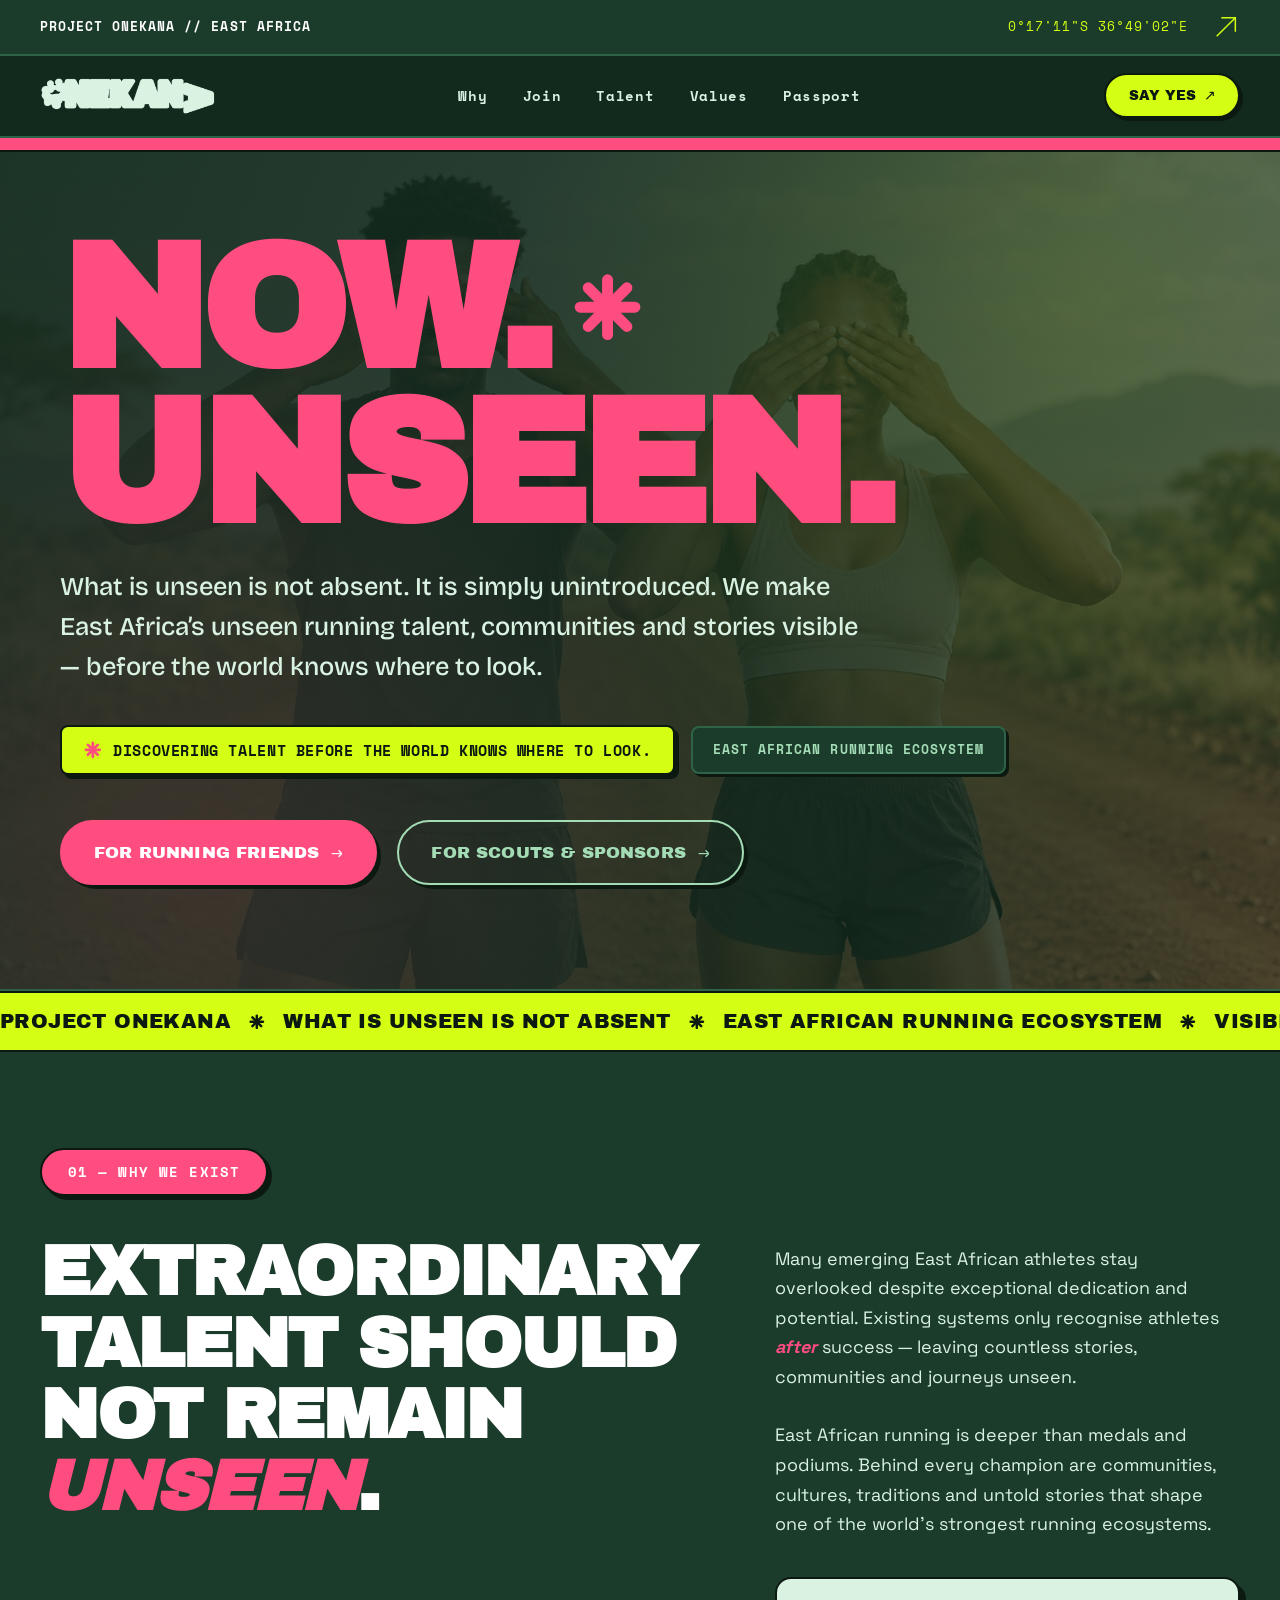
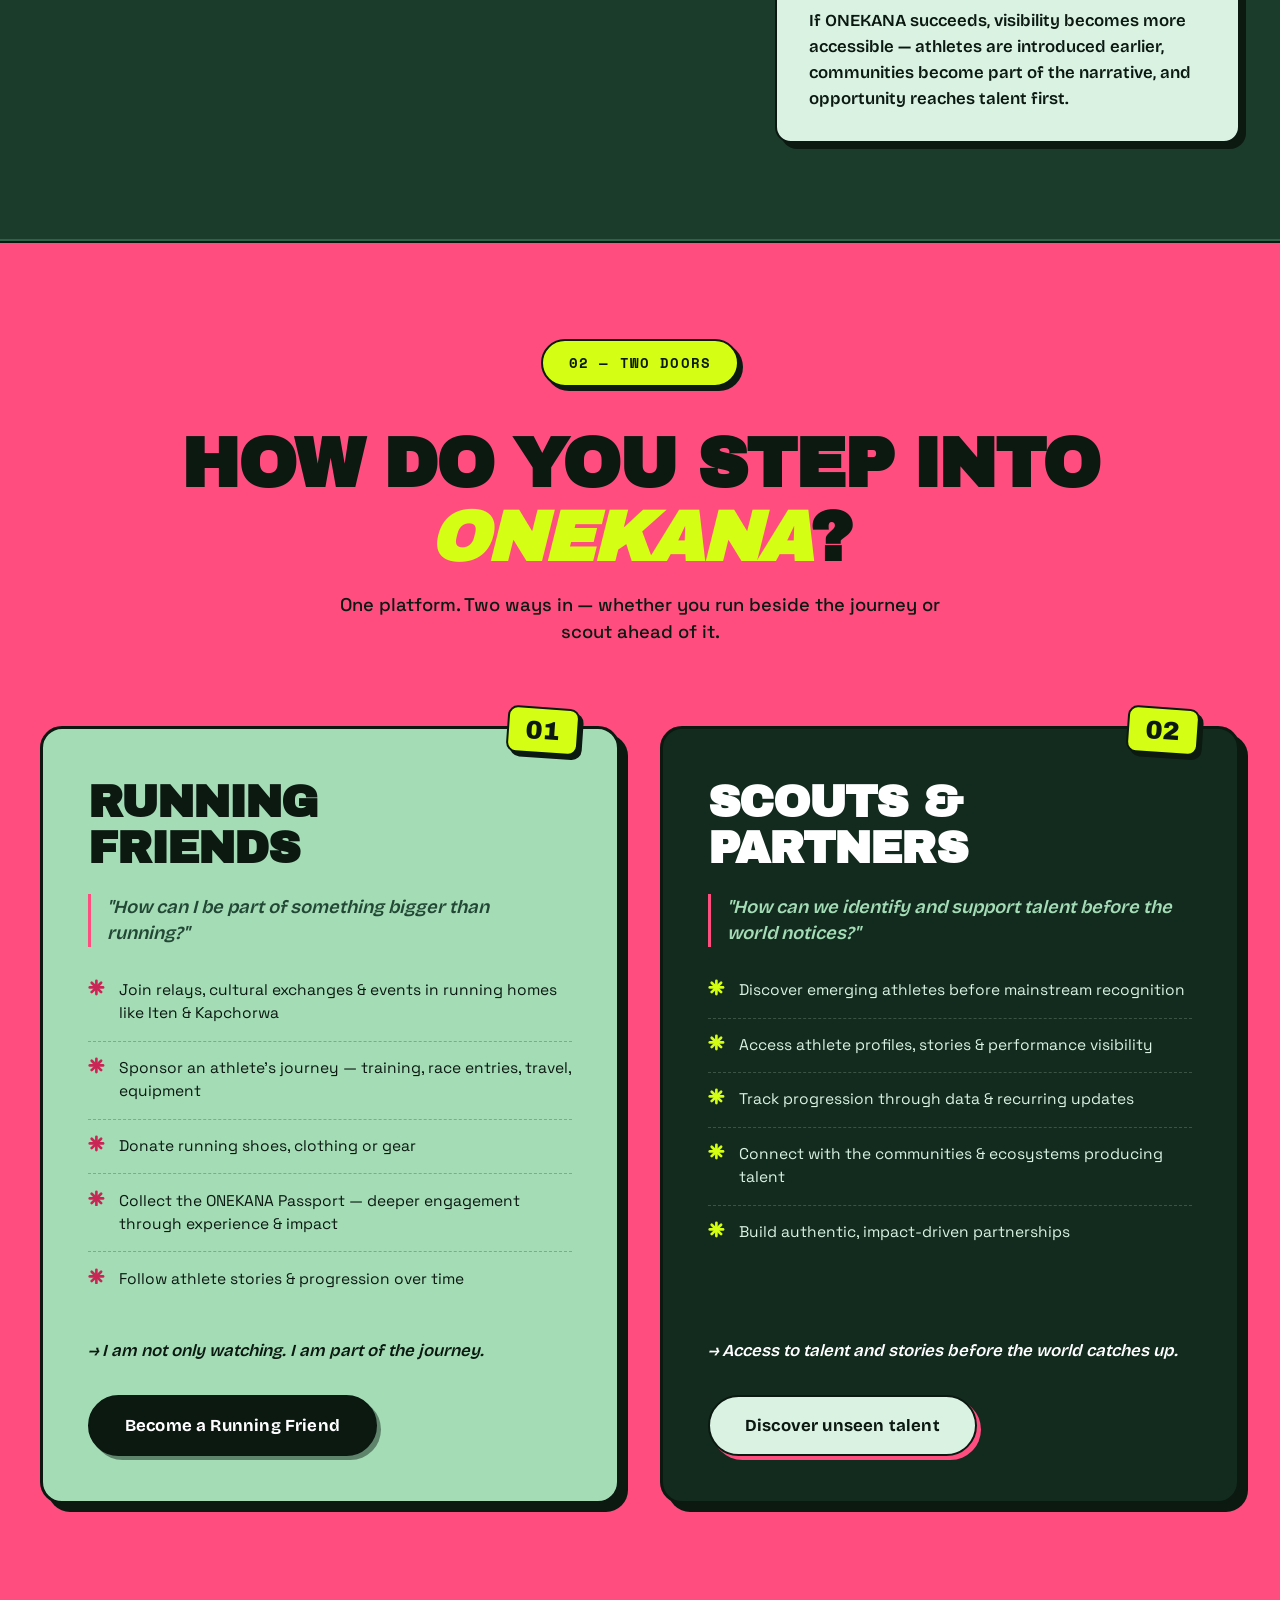
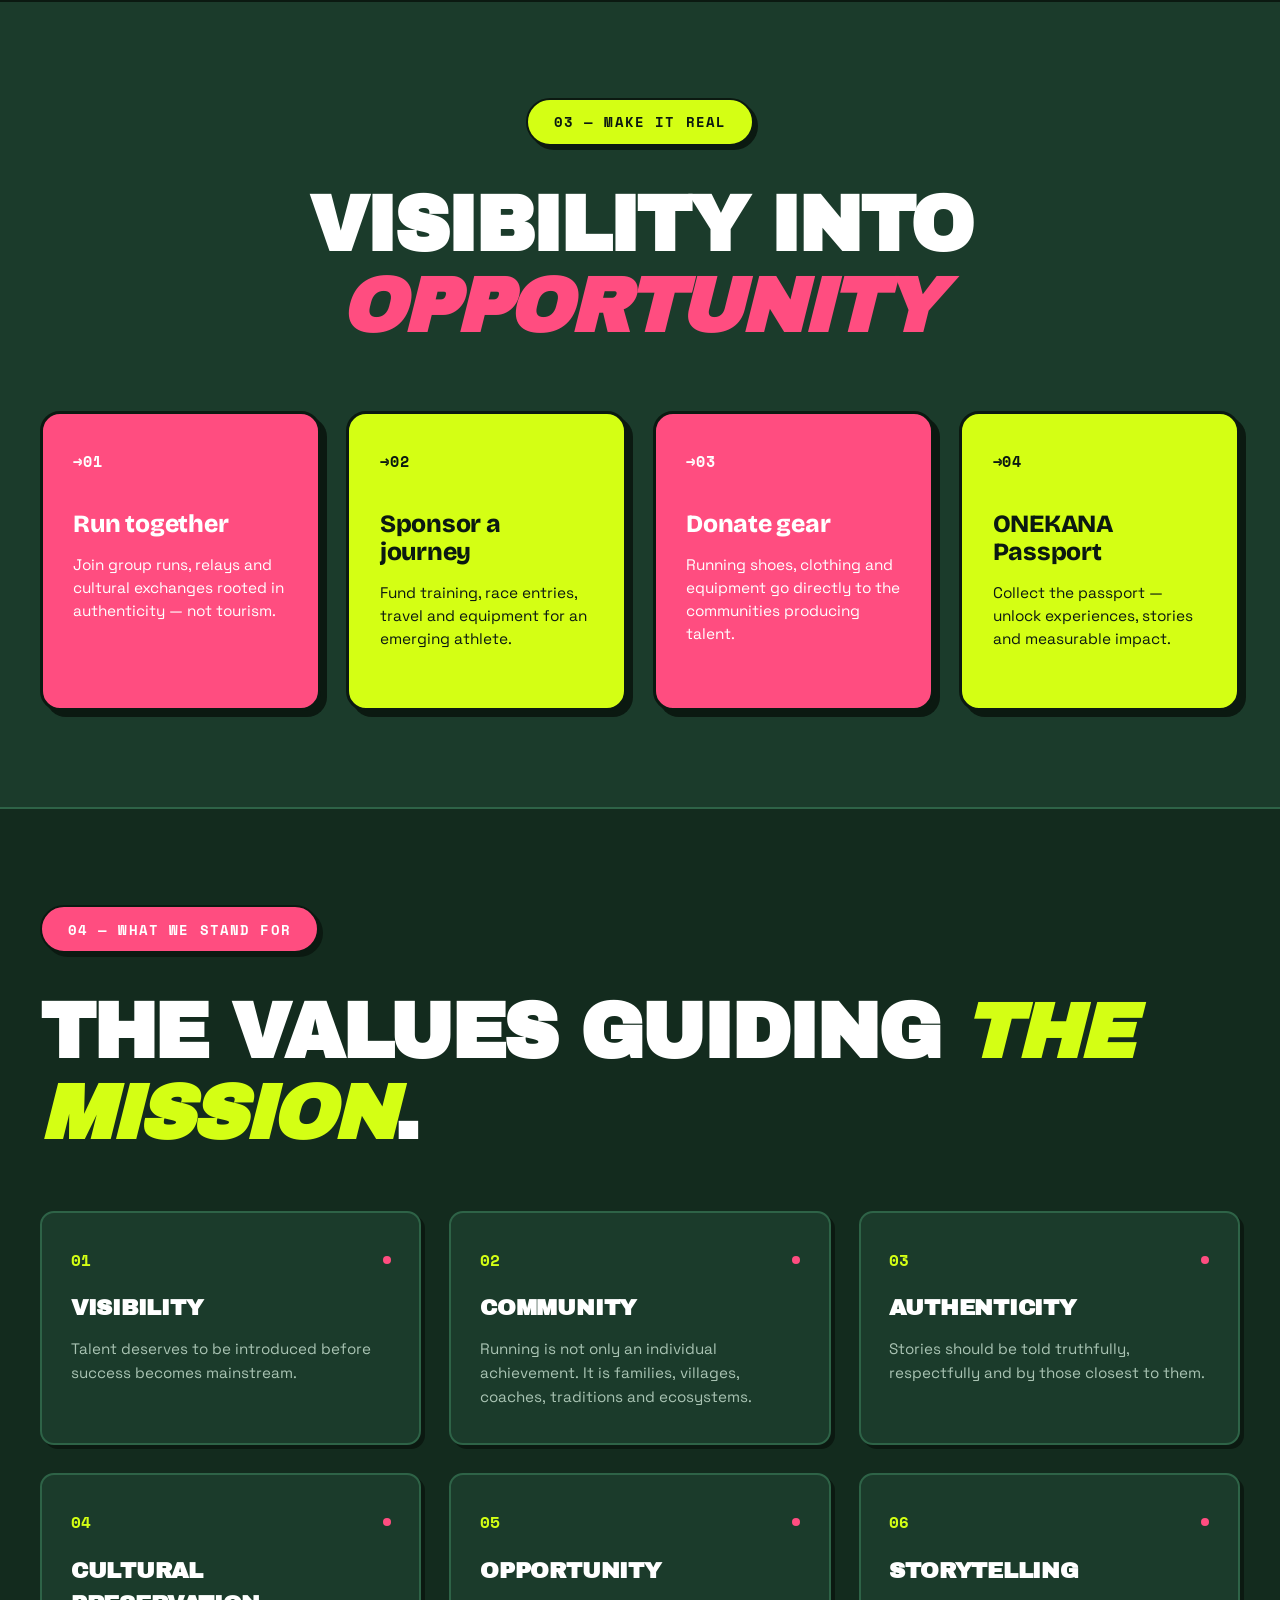
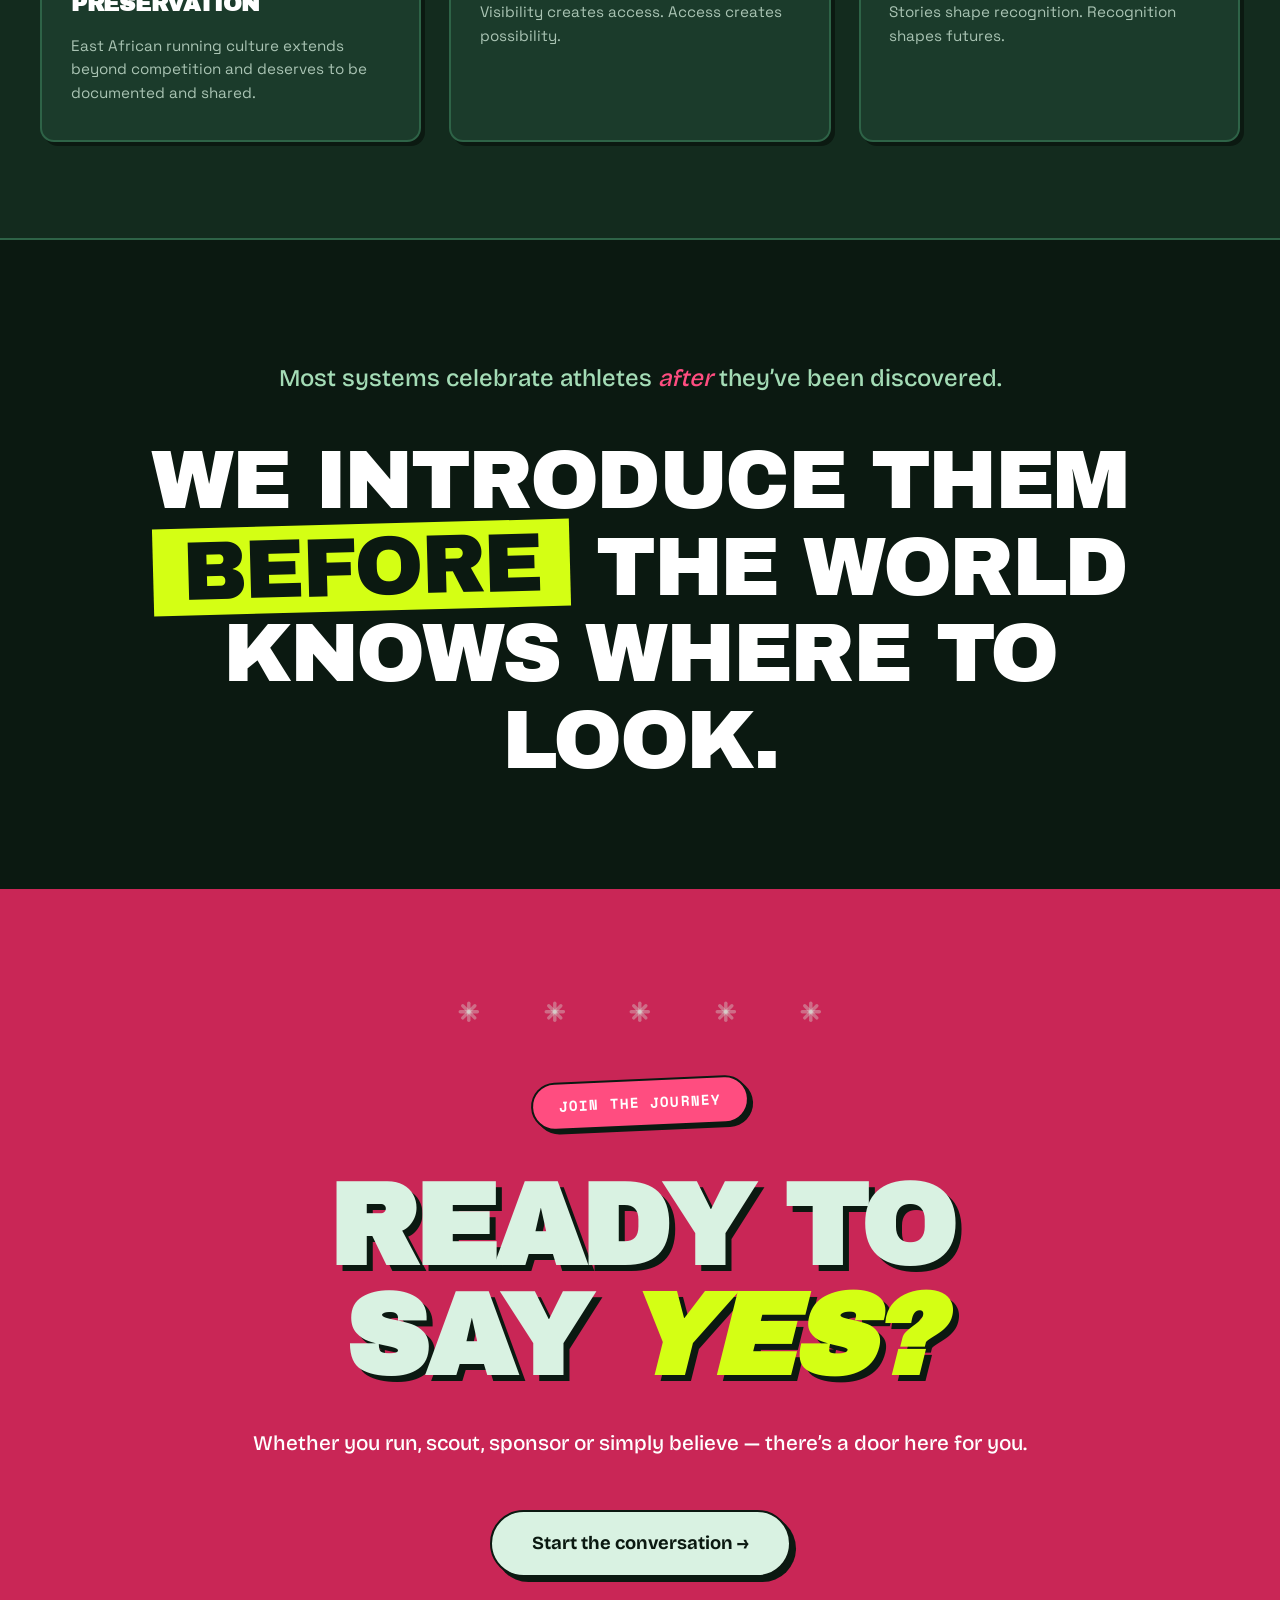
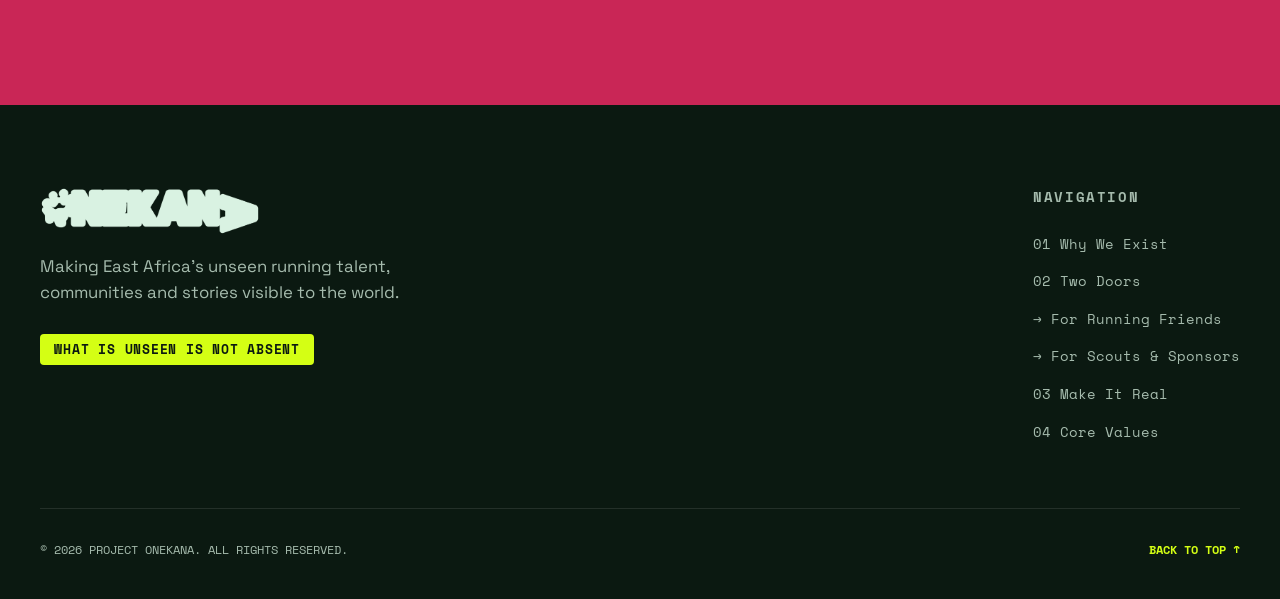
<file: index.html>
<!DOCTYPE html>
<html lang="en">
<head>
    <meta charset="UTF-8">
    <meta name="viewport" content="width=device-width, initial-scale=1.0, maximum-scale=1, viewport-fit=cover">
    <title>PROJECT ONEKANA — Unseen Running Talent in East Africa</title>
    <link rel="preconnect" href="https://fonts.googleapis.com">
    <link rel="preconnect" href="https://fonts.gstatic.com" crossorigin>
    <link href="https://fonts.googleapis.com/css2?family=Archivo+Black&family=Bricolage+Grotesque:opsz,wght@12..96,400..800&family=Space+Grotesk:wght@400;500;600;700&family=Space+Mono:ital,wght@0,400;0,700;1,400&display=swap" rel="stylesheet">
    <link rel="icon" type="image/png" href="images/onekana-logo.png">
    <link rel="stylesheet" href="css/styles.css?v=6">
</head>
<body class="poster-canvas">

    <!-- ============ TOP SPECIMEN STRIP ============ -->
    <div class="top-spec-bar">
        <div class="spec-left">
            <span class="spec-brand">PROJECT ONEKANA // EAST AFRICA</span>
        </div>
        <div class="spec-right">
            <span class="spec-coords">0°17'11"S 36°49'02"E</span>
            <a href="#paths" class="spec-arrow-link" aria-label="Explore paths">
                <svg class="spec-arrow" viewBox="0 0 48 48" fill="none" stroke="currentColor" stroke-width="2.5">
                    <line x1="8" y1="40" x2="40" y2="8"></line>
                    <polyline points="16,8 40,8 40,32"></polyline>
                </svg>
            </a>
        </div>
    </div>

    <!-- ============ NAV ============ -->
    <nav class="nav">
        <a href="#top" class="nav-logo" aria-label="ONEKANA Home">
            <span class="nav-logo-img logo-tint" role="img" aria-label="ONEKANA"></span>
        </a>
        <ul class="nav-links" id="navLinks">
            <li><a href="#why">Why</a></li>
            <li><a href="#paths">Join</a></li>
            <li><a href="#actions">Talent</a></li>
            <li><a href="#values">Values</a></li>
            <li><a href="passport.html">Passport</a></li>
            <li class="nav-links-mobile-cta"><a href="#cta">Say Yes ↗</a></li>
        </ul>
        <a href="#cta" class="nav-cta">SAY YES <span class="arrow-mini">↗</span></a>
        <button class="nav-burger" id="navBurger" type="button" aria-label="Open menu" aria-expanded="false" aria-controls="navLinks">
            <span></span><span></span><span></span>
        </button>
    </nav>
    <div class="nav-strip" aria-hidden="true"></div>

    <!-- ============ HERO POSTER ============ -->
    <header class="hero" id="top">
        <div class="aud-hero-bg" style="background-image: url('images/hero-unseen.jpg');"></div>
        <div class="hero-overlay"></div>
        <div class="hero-container">

            <!-- Title Lockup (Now Breaks style) -->
            <div class="hero-title-wrap">
                <div class="hero-title-row">
                    <h1 class="hero-title-main">NOW.</h1>
                    <span class="hero-title-deco" aria-hidden="true">
                        <svg class="star-icon star-hero" width="24" height="24" viewBox="0 0 24 24" aria-hidden="true"><line x1="12" y1="2.5" x2="12" y2="21.5"></line><line x1="2.5" y1="12" x2="21.5" y2="12"></line><line x1="5.28" y1="5.28" x2="18.72" y2="18.72"></line><line x1="5.28" y1="18.72" x2="18.72" y2="5.28"></line></svg>
                    </span>
                </div>
                <h1 class="hero-title-sub">UNSEEN.</h1>
            </div>

            <!-- Subtitle - clean and easy for the eye -->
            <p class="hero-clean-sub">
                What is unseen is not absent. It is simply unintroduced. We make East Africa’s unseen running talent, communities and stories visible — before the world knows where to look.
            </p>

            <!-- Yellow Discovery Block & Ecosystem Badge -->
            <div class="hero-discovery-bar">
                <div class="block-yellow-discovery">
                    <span class="discovery-star" aria-hidden="true">
                        <svg class="star-icon" width="24" height="24" viewBox="0 0 24 24" aria-hidden="true"><line x1="12" y1="2.5" x2="12" y2="21.5"></line><line x1="2.5" y1="12" x2="21.5" y2="12"></line><line x1="5.28" y1="5.28" x2="18.72" y2="18.72"></line><line x1="5.28" y1="18.72" x2="18.72" y2="5.28"></line></svg>
                    </span>
                    <span class="discovery-text">DISCOVERING TALENT BEFORE THE WORLD KNOWS WHERE TO LOOK.</span>
                </div>
                <div class="badge-ecosystem">
                    EAST AFRICAN RUNNING ECOSYSTEM
                </div>
            </div>

            <!-- Simple, clean call to action buttons -->
            <div class="hero-clean-ctas">
                <a href="running-friends.html" class="btn btn-pink-hero">
                    <span>FOR RUNNING FRIENDS</span>
                    <span class="cta-arrow">→</span>
                </a>
                <a href="scouts-partners.html" class="btn btn-mint-hero">
                    <span>FOR SCOUTS &amp; SPONSORS</span>
                    <span class="cta-arrow">→</span>
                </a>
            </div>

        </div>
    </header>

    <!-- ============ MARQUEE STRIP ============ -->
    <div class="marquee" aria-hidden="true">
        <div class="marquee-track">
            <span>PROJECT ONEKANA <svg class="star-icon star-marquee" width="24" height="24" viewBox="0 0 24 24"><line x1="12" y1="2.5" x2="12" y2="21.5"></line><line x1="2.5" y1="12" x2="21.5" y2="12"></line><line x1="5.28" y1="5.28" x2="18.72" y2="18.72"></line><line x1="5.28" y1="18.72" x2="18.72" y2="5.28"></line></svg> WHAT IS UNSEEN IS NOT ABSENT <svg class="star-icon star-marquee" width="24" height="24" viewBox="0 0 24 24"><line x1="12" y1="2.5" x2="12" y2="21.5"></line><line x1="2.5" y1="12" x2="21.5" y2="12"></line><line x1="5.28" y1="5.28" x2="18.72" y2="18.72"></line><line x1="5.28" y1="18.72" x2="18.72" y2="5.28"></line></svg> EAST AFRICAN RUNNING ECOSYSTEM <svg class="star-icon star-marquee" width="24" height="24" viewBox="0 0 24 24"><line x1="12" y1="2.5" x2="12" y2="21.5"></line><line x1="2.5" y1="12" x2="21.5" y2="12"></line><line x1="5.28" y1="5.28" x2="18.72" y2="18.72"></line><line x1="5.28" y1="18.72" x2="18.72" y2="5.28"></line></svg> VISIBILITY CREATES ACCESS <svg class="star-icon star-marquee" width="24" height="24" viewBox="0 0 24 24"><line x1="12" y1="2.5" x2="12" y2="21.5"></line><line x1="2.5" y1="12" x2="21.5" y2="12"></line><line x1="5.28" y1="5.28" x2="18.72" y2="18.72"></line><line x1="5.28" y1="18.72" x2="18.72" y2="5.28"></line></svg> STORIES SHAPE FUTURES <svg class="star-icon star-marquee" width="24" height="24" viewBox="0 0 24 24"><line x1="12" y1="2.5" x2="12" y2="21.5"></line><line x1="2.5" y1="12" x2="21.5" y2="12"></line><line x1="5.28" y1="5.28" x2="18.72" y2="18.72"></line><line x1="5.28" y1="18.72" x2="18.72" y2="5.28"></line></svg> </span>
            <span>PROJECT ONEKANA <svg class="star-icon star-marquee" width="24" height="24" viewBox="0 0 24 24"><line x1="12" y1="2.5" x2="12" y2="21.5"></line><line x1="2.5" y1="12" x2="21.5" y2="12"></line><line x1="5.28" y1="5.28" x2="18.72" y2="18.72"></line><line x1="5.28" y1="18.72" x2="18.72" y2="5.28"></line></svg> WHAT IS UNSEEN IS NOT ABSENT <svg class="star-icon star-marquee" width="24" height="24" viewBox="0 0 24 24"><line x1="12" y1="2.5" x2="12" y2="21.5"></line><line x1="2.5" y1="12" x2="21.5" y2="12"></line><line x1="5.28" y1="5.28" x2="18.72" y2="18.72"></line><line x1="5.28" y1="18.72" x2="18.72" y2="5.28"></line></svg> EAST AFRICAN RUNNING ECOSYSTEM <svg class="star-icon star-marquee" width="24" height="24" viewBox="0 0 24 24"><line x1="12" y1="2.5" x2="12" y2="21.5"></line><line x1="2.5" y1="12" x2="21.5" y2="12"></line><line x1="5.28" y1="5.28" x2="18.72" y2="18.72"></line><line x1="5.28" y1="18.72" x2="18.72" y2="5.28"></line></svg> VISIBILITY CREATES ACCESS <svg class="star-icon star-marquee" width="24" height="24" viewBox="0 0 24 24"><line x1="12" y1="2.5" x2="12" y2="21.5"></line><line x1="2.5" y1="12" x2="21.5" y2="12"></line><line x1="5.28" y1="5.28" x2="18.72" y2="18.72"></line><line x1="5.28" y1="18.72" x2="18.72" y2="5.28"></line></svg> STORIES SHAPE FUTURES <svg class="star-icon star-marquee" width="24" height="24" viewBox="0 0 24 24"><line x1="12" y1="2.5" x2="12" y2="21.5"></line><line x1="2.5" y1="12" x2="21.5" y2="12"></line><line x1="5.28" y1="5.28" x2="18.72" y2="18.72"></line><line x1="5.28" y1="18.72" x2="18.72" y2="5.28"></line></svg> </span>
        </div>
    </div>

    <!-- ============ 01: WHY WE EXIST ============ -->
    <section class="why-section" id="why">
        <div class="section-container">
            <div class="sec-label-row">
                <span class="sec-pill pill-pink">01 — WHY WE EXIST</span>
            </div>

            <div class="why-layout">
                <div class="why-header-col">
                    <h2 class="why-huge-title">
                        EXTRAORDINARY TALENT SHOULD NOT REMAIN <em class="text-pink-italic">UNSEEN</em>.
                    </h2>
                </div>

                <div class="why-content-col">
                    <p class="why-para">
                        Many emerging East African athletes stay overlooked despite exceptional dedication and potential. Existing systems only recognise athletes <strong>after</strong> success — leaving countless stories, communities and journeys unseen.
                    </p>
                    <p class="why-para">
                        East African running is deeper than medals and podiums. Behind every champion are communities, cultures, traditions and untold stories that shape one of the world’s strongest running ecosystems.
                    </p>

                    <div class="why-callout">
                        <p>
                            If ONEKANA succeeds, visibility becomes more accessible — athletes are introduced earlier, communities become part of the narrative, and opportunity reaches talent first.
                        </p>
                    </div>
                </div>
            </div>
        </div>
    </section>

    <!-- ============ 02: TWO-WAY ECOSYSTEM (TWO DOORS) ============ -->
    <section class="paths-section" id="paths">
        <div class="section-container">
            <div class="sec-label-row center">
                <span class="sec-pill pill-lime">02 — TWO DOORS</span>
            </div>

            <h2 class="paths-heading">
                HOW DO YOU STEP INTO <em class="text-lime-italic">ONEKANA</em>?
            </h2>
            <p class="paths-subheading">One platform. Two ways in — whether you run beside the journey or scout ahead of it.</p>

            <div class="doors-grid">

                <!-- Door 1: Running Friends -->
                <article class="door-card door-left" id="running-friends">
                    <span class="door-badge badge-lime-solid">01</span>
                    <h3 class="door-title">RUNNING<br>FRIENDS</h3>
                    <p class="door-question">"How can I be part of something bigger than running?"</p>

                    <ul class="door-checklist">
                        <li class="check-item">
                            <span class="check-icon" aria-hidden="true"><svg class="star-icon" width="24" height="24" viewBox="0 0 24 24"><line x1="12" y1="2.5" x2="12" y2="21.5"></line><line x1="2.5" y1="12" x2="21.5" y2="12"></line><line x1="5.28" y1="5.28" x2="18.72" y2="18.72"></line><line x1="5.28" y1="18.72" x2="18.72" y2="5.28"></line></svg></span>
                            <span>Join relays, cultural exchanges &amp; events in running homes like Iten &amp; Kapchorwa</span>
                        </li>
                        <li class="check-item">
                            <span class="check-icon" aria-hidden="true"><svg class="star-icon" width="24" height="24" viewBox="0 0 24 24"><line x1="12" y1="2.5" x2="12" y2="21.5"></line><line x1="2.5" y1="12" x2="21.5" y2="12"></line><line x1="5.28" y1="5.28" x2="18.72" y2="18.72"></line><line x1="5.28" y1="18.72" x2="18.72" y2="5.28"></line></svg></span>
                            <span>Sponsor an athlete’s journey — training, race entries, travel, equipment</span>
                        </li>
                        <li class="check-item">
                            <span class="check-icon" aria-hidden="true"><svg class="star-icon" width="24" height="24" viewBox="0 0 24 24"><line x1="12" y1="2.5" x2="12" y2="21.5"></line><line x1="2.5" y1="12" x2="21.5" y2="12"></line><line x1="5.28" y1="5.28" x2="18.72" y2="18.72"></line><line x1="5.28" y1="18.72" x2="18.72" y2="5.28"></line></svg></span>
                            <span>Donate running shoes, clothing or gear</span>
                        </li>
                        <li class="check-item">
                            <span class="check-icon" aria-hidden="true"><svg class="star-icon" width="24" height="24" viewBox="0 0 24 24"><line x1="12" y1="2.5" x2="12" y2="21.5"></line><line x1="2.5" y1="12" x2="21.5" y2="12"></line><line x1="5.28" y1="5.28" x2="18.72" y2="18.72"></line><line x1="5.28" y1="18.72" x2="18.72" y2="5.28"></line></svg></span>
                            <span>Collect the ONEKANA Passport — deeper engagement through experience &amp; impact</span>
                        </li>
                        <li class="check-item">
                            <span class="check-icon" aria-hidden="true"><svg class="star-icon" width="24" height="24" viewBox="0 0 24 24"><line x1="12" y1="2.5" x2="12" y2="21.5"></line><line x1="2.5" y1="12" x2="21.5" y2="12"></line><line x1="5.28" y1="5.28" x2="18.72" y2="18.72"></line><line x1="5.28" y1="18.72" x2="18.72" y2="5.28"></line></svg></span>
                            <span>Follow athlete stories &amp; progression over time</span>
                        </li>
                    </ul>

                    <p class="door-feeling">→ I am not only watching. I am part of the journey.</p>

                    <a href="running-friends.html" class="door-action-btn btn-pill-dark">Become a Running Friend</a>
                </article>

                <!-- Door 2: Scouts, Management, Sponsors -->
                <article class="door-card door-right" id="scouts-partners">
                    <span class="door-badge badge-lime-solid">02</span>
                    <h3 class="door-title">SCOUTS &amp;<br>PARTNERS</h3>
                    <p class="door-question">"How can we identify and support talent before the world notices?"</p>

                    <ul class="door-checklist">
                        <li class="check-item">
                            <span class="check-icon" aria-hidden="true"><svg class="star-icon" width="24" height="24" viewBox="0 0 24 24"><line x1="12" y1="2.5" x2="12" y2="21.5"></line><line x1="2.5" y1="12" x2="21.5" y2="12"></line><line x1="5.28" y1="5.28" x2="18.72" y2="18.72"></line><line x1="5.28" y1="18.72" x2="18.72" y2="5.28"></line></svg></span>
                            <span>Discover emerging athletes before mainstream recognition</span>
                        </li>
                        <li class="check-item">
                            <span class="check-icon" aria-hidden="true"><svg class="star-icon" width="24" height="24" viewBox="0 0 24 24"><line x1="12" y1="2.5" x2="12" y2="21.5"></line><line x1="2.5" y1="12" x2="21.5" y2="12"></line><line x1="5.28" y1="5.28" x2="18.72" y2="18.72"></line><line x1="5.28" y1="18.72" x2="18.72" y2="5.28"></line></svg></span>
                            <span>Access athlete profiles, stories &amp; performance visibility</span>
                        </li>
                        <li class="check-item">
                            <span class="check-icon" aria-hidden="true"><svg class="star-icon" width="24" height="24" viewBox="0 0 24 24"><line x1="12" y1="2.5" x2="12" y2="21.5"></line><line x1="2.5" y1="12" x2="21.5" y2="12"></line><line x1="5.28" y1="5.28" x2="18.72" y2="18.72"></line><line x1="5.28" y1="18.72" x2="18.72" y2="5.28"></line></svg></span>
                            <span>Track progression through data &amp; recurring updates</span>
                        </li>
                        <li class="check-item">
                            <span class="check-icon" aria-hidden="true"><svg class="star-icon" width="24" height="24" viewBox="0 0 24 24"><line x1="12" y1="2.5" x2="12" y2="21.5"></line><line x1="2.5" y1="12" x2="21.5" y2="12"></line><line x1="5.28" y1="5.28" x2="18.72" y2="18.72"></line><line x1="5.28" y1="18.72" x2="18.72" y2="5.28"></line></svg></span>
                            <span>Connect with the communities &amp; ecosystems producing talent</span>
                        </li>
                        <li class="check-item">
                            <span class="check-icon" aria-hidden="true"><svg class="star-icon" width="24" height="24" viewBox="0 0 24 24"><line x1="12" y1="2.5" x2="12" y2="21.5"></line><line x1="2.5" y1="12" x2="21.5" y2="12"></line><line x1="5.28" y1="5.28" x2="18.72" y2="18.72"></line><line x1="5.28" y1="18.72" x2="18.72" y2="5.28"></line></svg></span>
                            <span>Build authentic, impact-driven partnerships</span>
                        </li>
                    </ul>

                    <p class="door-feeling">→ Access to talent and stories before the world catches up.</p>

                    <a href="scouts-partners.html" class="door-action-btn btn-pill-dark">Discover unseen talent</a>
                </article>

            </div>
        </div>
    </section>

    <!-- ============ 03: MAKE IT REAL (ACTIONS) ============ -->
    <section class="actions-section" id="actions">
        <div class="section-container">
            <div class="sec-label-row center">
                <span class="sec-pill pill-lime">03 — MAKE IT REAL</span>
            </div>

            <h2 class="actions-heading">
                VISIBILITY INTO <em class="text-pink-italic">OPPORTUNITY</em>
            </h2>

            <div class="actions-poster-grid">

                <div class="action-tile tile-pink">
                    <span class="action-idx">→01</span>
                    <h3 class="action-tile-title">Run together</h3>
                    <p class="action-tile-text">Join group runs, relays and cultural exchanges rooted in authenticity — not tourism.</p>
                </div>

                <div class="action-tile tile-lime">
                    <span class="action-idx">→02</span>
                    <h3 class="action-tile-title">Sponsor a journey</h3>
                    <p class="action-tile-text">Fund training, race entries, travel and equipment for an emerging athlete.</p>
                </div>

                <div class="action-tile tile-pink">
                    <span class="action-idx">→03</span>
                    <h3 class="action-tile-title">Donate gear</h3>
                    <p class="action-tile-text">Running shoes, clothing and equipment go directly to the communities producing talent.</p>
                </div>

                <a href="passport.html" class="action-tile tile-lime">
                    <span class="action-idx">→04</span>
                    <h3 class="action-tile-title">ONEKANA Passport</h3>
                    <p class="action-tile-text">Collect the passport — unlock experiences, stories and measurable impact.</p>
                </a>

            </div>
        </div>
    </section>

    <!-- ============ 04: VALUES ============ -->
    <section class="values-section" id="values">
        <div class="section-container">
            <div class="sec-label-row">
                <span class="sec-pill pill-pink">04 — WHAT WE STAND FOR</span>
            </div>

            <h2 class="values-heading">
                THE VALUES GUIDING <em class="text-lime-italic">THE MISSION</em>.
            </h2>

            <div class="values-grid">

                <div class="val-card">
                    <div class="val-header">
                        <span class="val-num">01</span>
                        <span class="val-dot"></span>
                    </div>
                    <h3 class="val-title">VISIBILITY</h3>
                    <p class="val-text">Talent deserves to be introduced before success becomes mainstream.</p>
                </div>

                <div class="val-card">
                    <div class="val-header">
                        <span class="val-num">02</span>
                        <span class="val-dot"></span>
                    </div>
                    <h3 class="val-title">COMMUNITY</h3>
                    <p class="val-text">Running is not only an individual achievement. It is families, villages, coaches, traditions and ecosystems.</p>
                </div>

                <div class="val-card">
                    <div class="val-header">
                        <span class="val-num">03</span>
                        <span class="val-dot"></span>
                    </div>
                    <h3 class="val-title">AUTHENTICITY</h3>
                    <p class="val-text">Stories should be told truthfully, respectfully and by those closest to them.</p>
                </div>

                <div class="val-card">
                    <div class="val-header">
                        <span class="val-num">04</span>
                        <span class="val-dot"></span>
                    </div>
                    <h3 class="val-title">CULTURAL PRESERVATION</h3>
                    <p class="val-text">East African running culture extends beyond competition and deserves to be documented and shared.</p>
                </div>

                <div class="val-card">
                    <div class="val-header">
                        <span class="val-num">05</span>
                        <span class="val-dot"></span>
                    </div>
                    <h3 class="val-title">OPPORTUNITY</h3>
                    <p class="val-text">Visibility creates access. Access creates possibility.</p>
                </div>

                <div class="val-card">
                    <div class="val-header">
                        <span class="val-num">06</span>
                        <span class="val-dot"></span>
                    </div>
                    <h3 class="val-title">STORYTELLING</h3>
                    <p class="val-text">Stories shape recognition. Recognition shapes futures.</p>
                </div>

            </div>
        </div>
    </section>

    <!-- ============ MANIFESTO STATEMENT ============ -->
    <section class="manifesto-section">
        <div class="manifesto-wrap">
            <p class="manifesto-lead">Most systems celebrate athletes <em>after</em> they’ve been discovered.</p>
            <blockquote class="manifesto-quote">
                WE INTRODUCE THEM <span class="manifesto-highlight">BEFORE</span> THE WORLD KNOWS WHERE TO LOOK.
            </blockquote>
        </div>
    </section>

    <!-- ============ CTA BAND ============ -->
    <section class="cta-section" id="cta">
        <div class="cta-band">
            <div class="cta-stars" aria-hidden="true">
                <svg class="star-icon" width="24" height="24" viewBox="0 0 24 24"><line x1="12" y1="2.5" x2="12" y2="21.5"></line><line x1="2.5" y1="12" x2="21.5" y2="12"></line><line x1="5.28" y1="5.28" x2="18.72" y2="18.72"></line><line x1="5.28" y1="18.72" x2="18.72" y2="5.28"></line></svg>
                <svg class="star-icon" width="24" height="24" viewBox="0 0 24 24"><line x1="12" y1="2.5" x2="12" y2="21.5"></line><line x1="2.5" y1="12" x2="21.5" y2="12"></line><line x1="5.28" y1="5.28" x2="18.72" y2="18.72"></line><line x1="5.28" y1="18.72" x2="18.72" y2="5.28"></line></svg>
                <svg class="star-icon" width="24" height="24" viewBox="0 0 24 24"><line x1="12" y1="2.5" x2="12" y2="21.5"></line><line x1="2.5" y1="12" x2="21.5" y2="12"></line><line x1="5.28" y1="5.28" x2="18.72" y2="18.72"></line><line x1="5.28" y1="18.72" x2="18.72" y2="5.28"></line></svg>
                <svg class="star-icon" width="24" height="24" viewBox="0 0 24 24"><line x1="12" y1="2.5" x2="12" y2="21.5"></line><line x1="2.5" y1="12" x2="21.5" y2="12"></line><line x1="5.28" y1="5.28" x2="18.72" y2="18.72"></line><line x1="5.28" y1="18.72" x2="18.72" y2="5.28"></line></svg>
                <svg class="star-icon" width="24" height="24" viewBox="0 0 24 24"><line x1="12" y1="2.5" x2="12" y2="21.5"></line><line x1="2.5" y1="12" x2="21.5" y2="12"></line><line x1="5.28" y1="5.28" x2="18.72" y2="18.72"></line><line x1="5.28" y1="18.72" x2="18.72" y2="5.28"></line></svg>
            </div>

            <span class="sec-pill pill-pink cta-pill">JOIN THE JOURNEY</span>

            <h2 class="cta-band-title">
                READY TO<br>
                SAY <em>YES?</em>
            </h2>

            <p class="cta-band-sub">
                Whether you run, scout, sponsor or simply believe — there’s a door here for you.
            </p>

            <a href="mailto:contact@onekana.run?subject=Project%20ONEKANA%20Inquiry" class="cta-band-btn">
                Start the conversation →
            </a>
        </div>
    </section>

    <!-- ============ FOOTER ============ -->
    <footer class="footer">
        <div class="footer-container">
            <div class="footer-main-row">
                <div class="footer-brand-col">
                    <div class="footer-big-logo">
                        <span class="footer-logo-img logo-tint" role="img" aria-label="ONEKANA"></span>
                    </div>
                    <p class="footer-tagline">Making East Africa's unseen running talent, communities and stories visible to the world.</p>
                    <span class="footer-badge badge-lime">WHAT IS UNSEEN IS NOT ABSENT</span>
                </div>

                <div class="footer-nav-col">
                    <span class="footer-col-title">NAVIGATION</span>
                    <ul>
                        <li><a href="#why">01 Why We Exist</a></li>
                        <li><a href="#paths">02 Two Doors</a></li>
                        <li><a href="running-friends.html">→ For Running Friends</a></li>
                        <li><a href="scouts-partners.html">→ For Scouts &amp; Sponsors</a></li>
                        <li><a href="#actions">03 Make It Real</a></li>
                        <li><a href="#values">04 Core Values</a></li>
                    </ul>
                </div>
            </div>

            <div class="footer-bottom-bar">
                <span class="copy-text">© 2026 PROJECT ONEKANA. ALL RIGHTS RESERVED.</span>
                <a href="#top" class="back-to-top">BACK TO TOP ↑</a>
            </div>
        </div>
    </footer>

    <script src="js/main.js?v=6"></script>
</body>
</html>
</file>
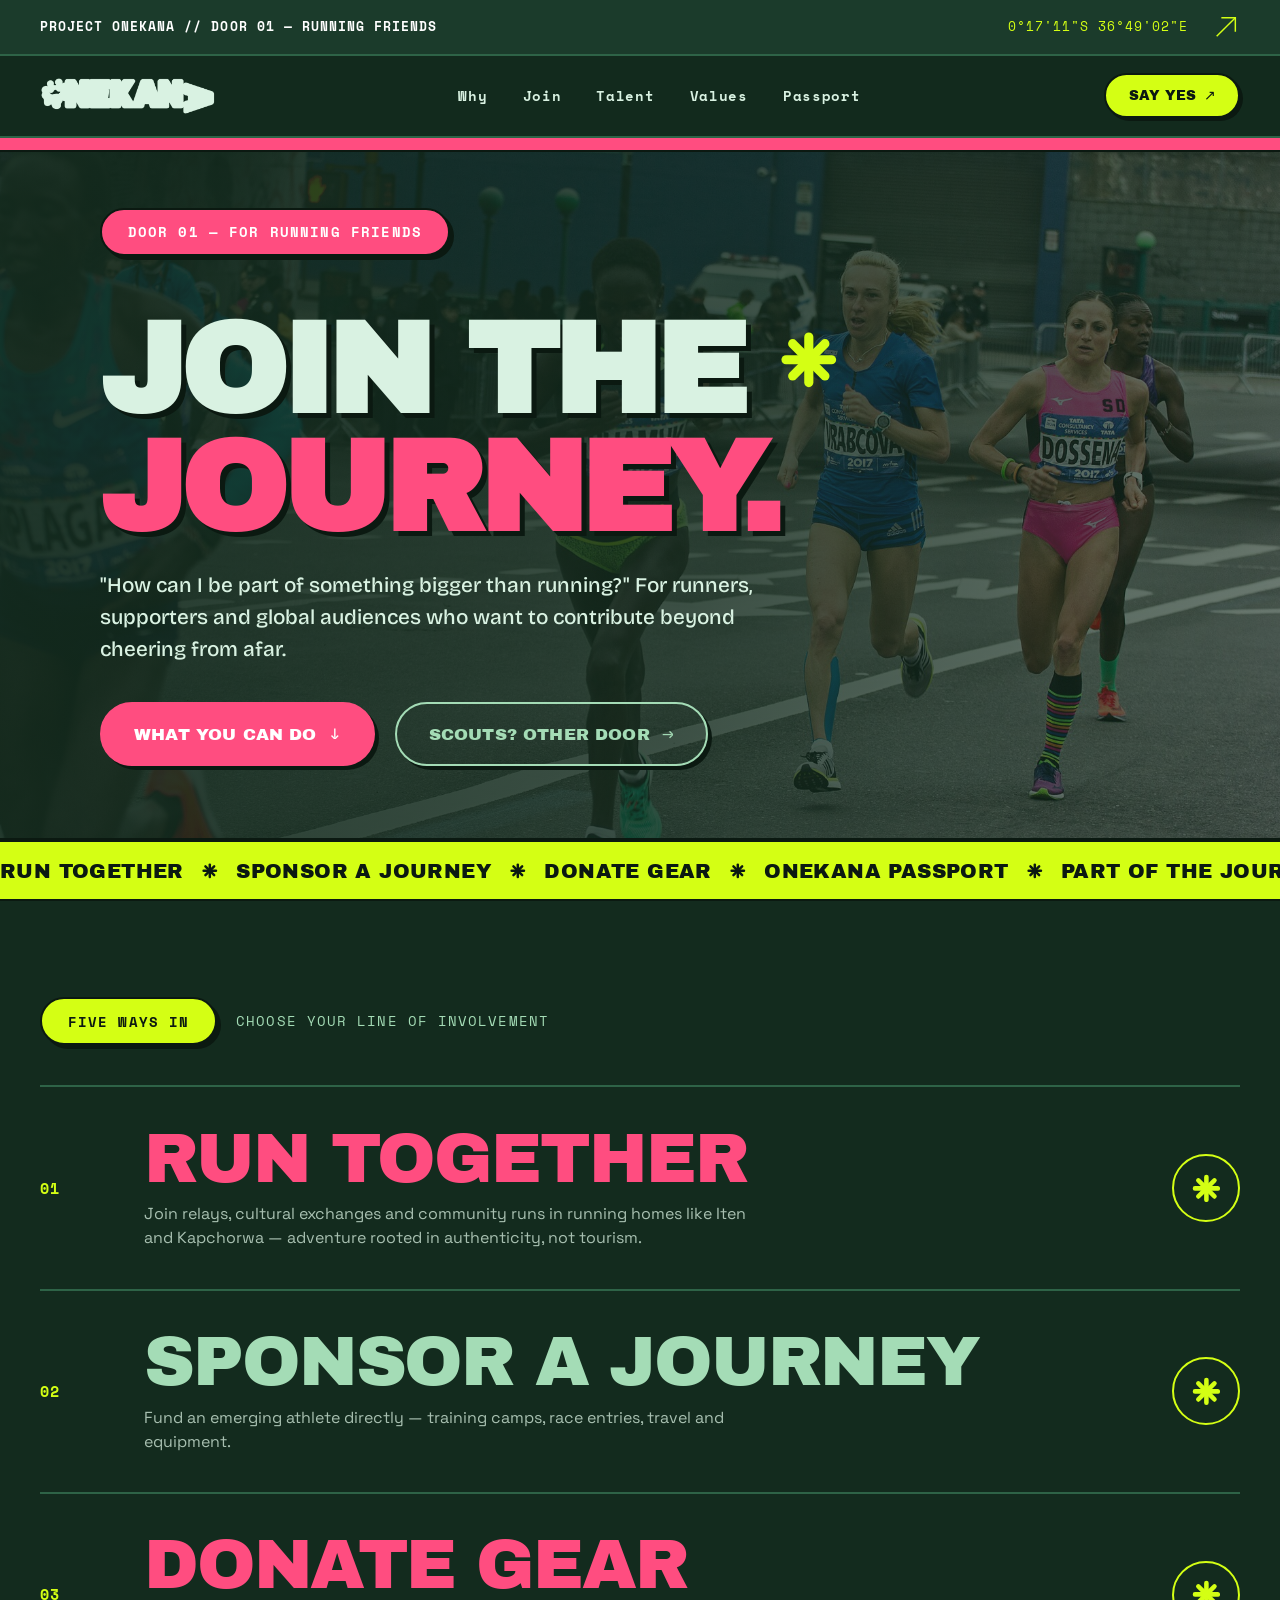
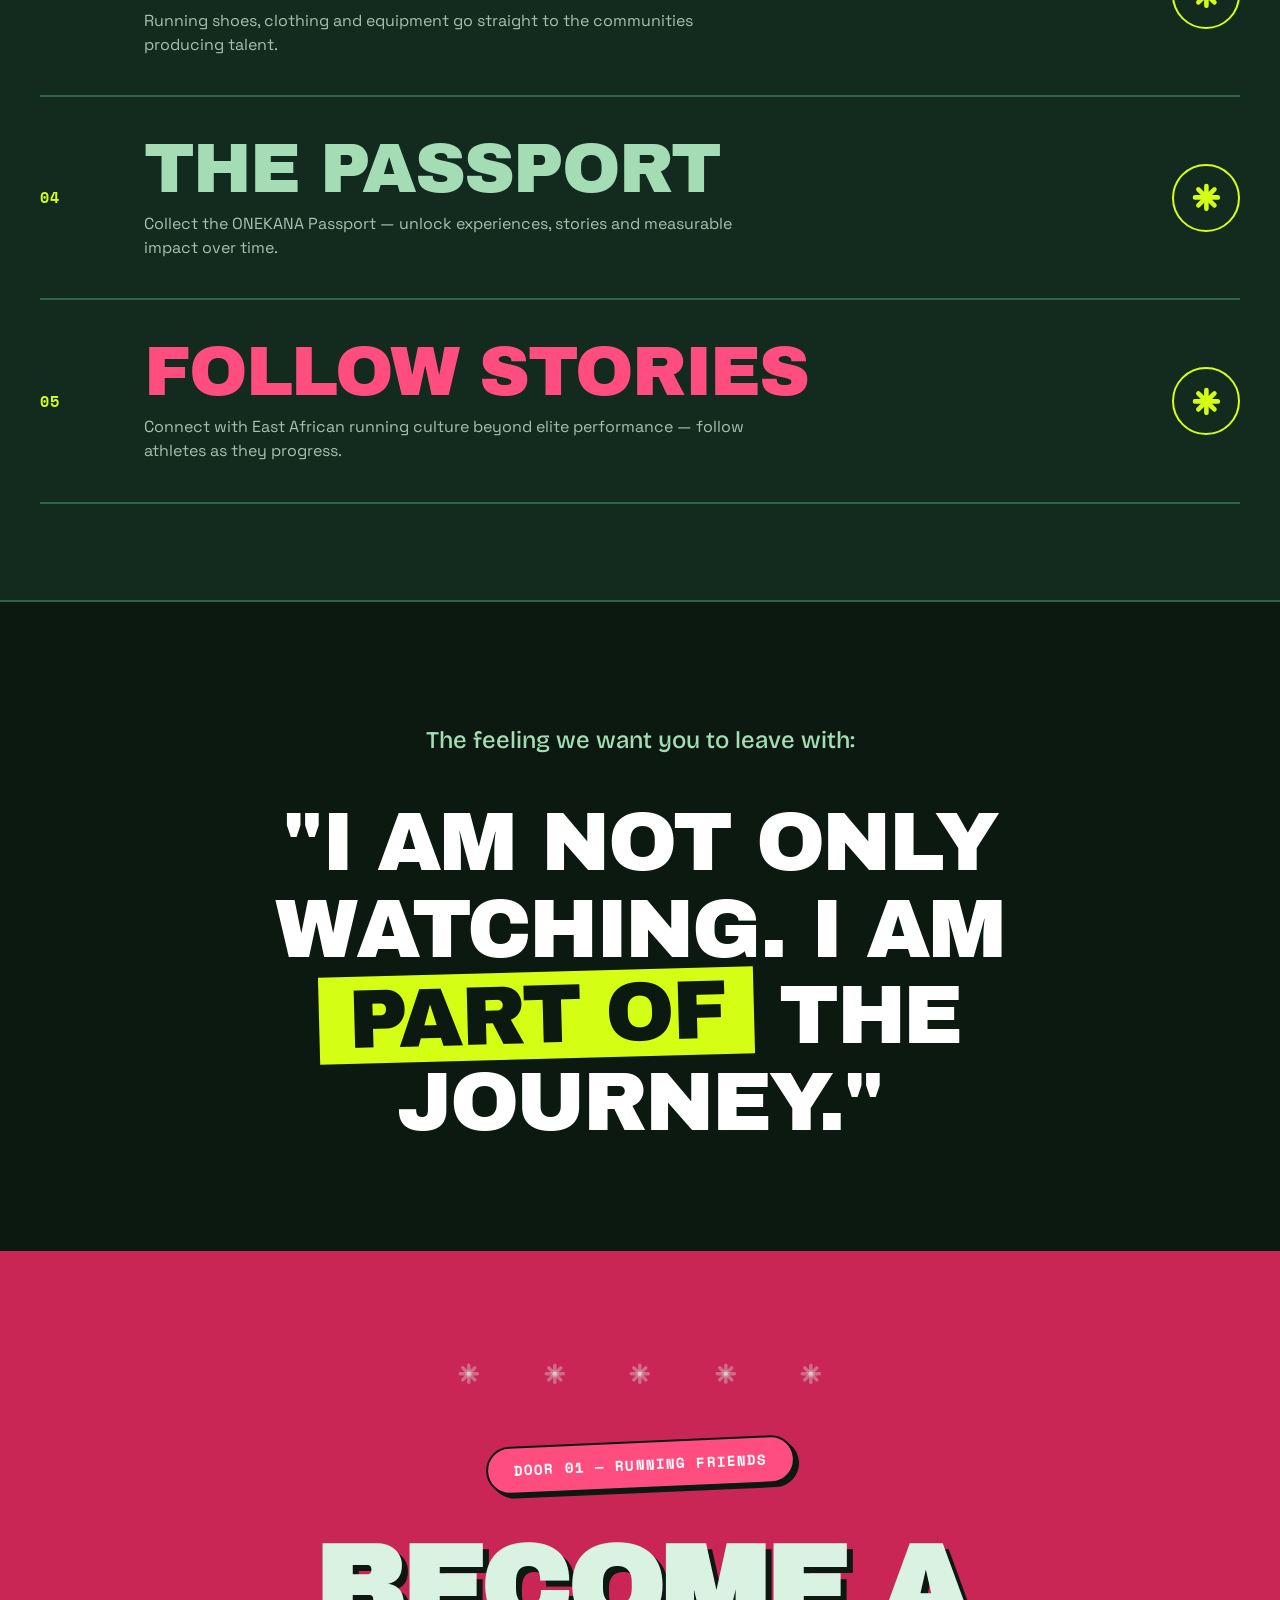
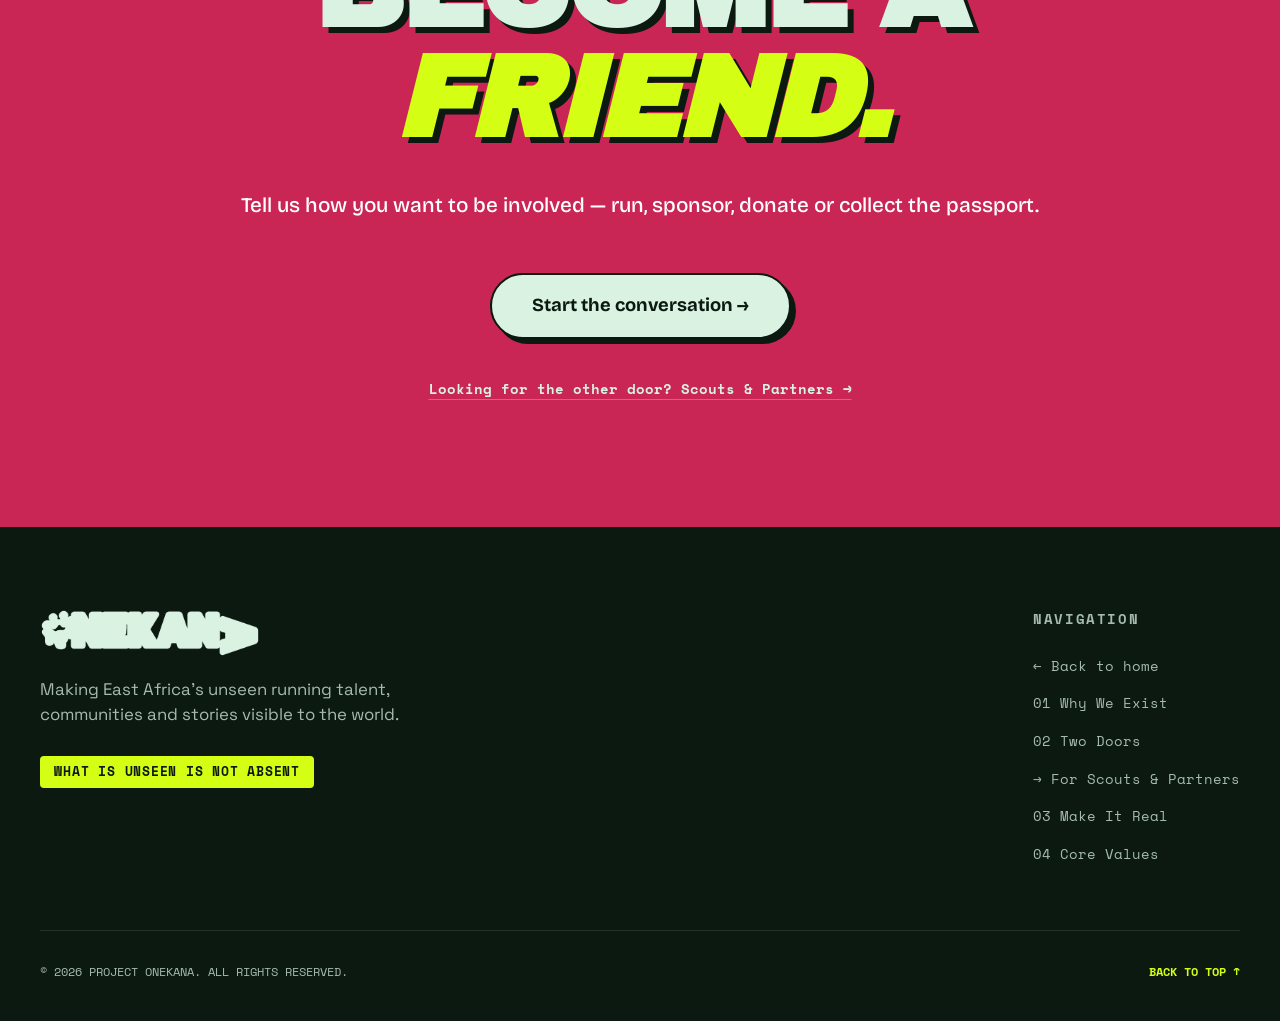
<file: running-friends.html>
<!DOCTYPE html>
<html lang="en">
<head>
    <meta charset="UTF-8">
    <meta name="viewport" content="width=device-width, initial-scale=1.0, maximum-scale=1, viewport-fit=cover">
    <title>RUNNING FRIENDS — PROJECT ONEKANA</title>
    <link rel="preconnect" href="https://fonts.googleapis.com">
    <link rel="preconnect" href="https://fonts.gstatic.com" crossorigin>
    <link href="https://fonts.googleapis.com/css2?family=Archivo+Black&family=Bricolage+Grotesque:opsz,wght@12..96,400..800&family=Space+Grotesk:wght@400;500;600;700&family=Space+Mono:ital,wght@0,400;0,700;1,400&display=swap" rel="stylesheet">
    <link rel="icon" type="image/png" href="images/onekana-logo.png">
    <link rel="stylesheet" href="css/styles.css?v=6">
</head>
<body class="poster-canvas">

    <!-- ============ TOP SPECIMEN STRIP ============ -->
    <div class="top-spec-bar">
        <div class="spec-left">
            <span class="spec-brand">PROJECT ONEKANA // DOOR 01 — RUNNING FRIENDS</span>
        </div>
        <div class="spec-right">
            <span class="spec-coords">0°17'11"S 36°49'02"E</span>
            <a href="index.html" class="spec-arrow-link" aria-label="Back to home">
                <svg class="spec-arrow" viewBox="0 0 48 48" fill="none" stroke="currentColor" stroke-width="2.5">
                    <line x1="8" y1="40" x2="40" y2="8"></line>
                    <polyline points="16,8 40,8 40,32"></polyline>
                </svg>
            </a>
        </div>
    </div>

    <!-- ============ NAV ============ -->
    <nav class="nav">
        <a href="index.html" class="nav-logo" aria-label="ONEKANA Home">
            <span class="nav-logo-img logo-tint" role="img" aria-label="ONEKANA"></span>
        </a>
        <ul class="nav-links" id="navLinks">
            <li><a href="index.html#why">Why</a></li>
            <li><a href="index.html#paths">Join</a></li>
            <li><a href="index.html#actions">Talent</a></li>
            <li><a href="index.html#values">Values</a></li>
            <li><a href="passport.html">Passport</a></li>
            <li class="nav-links-mobile-cta"><a href="index.html#cta">Say Yes ↗</a></li>
        </ul>
        <a href="index.html#cta" class="nav-cta">SAY YES <span class="arrow-mini">↗</span></a>
        <button class="nav-burger" id="navBurger" type="button" aria-label="Open menu" aria-expanded="false" aria-controls="navLinks">
            <span></span><span></span><span></span>
        </button>
    </nav>
    <div class="nav-strip" aria-hidden="true"></div>

    <!-- ============ AUDIENCE HERO (PHOTO + GREEN OVERLAY) ============ -->
    <header class="aud-hero" id="top">
        <div class="aud-hero-bg" style="background-image: url('images/runners-group.jpg');"></div>
        <div class="aud-hero-overlay"></div>

        <div class="aud-hero-content">
            <span class="sec-pill pill-pink">DOOR 01 — FOR RUNNING FRIENDS</span>

            <h1 class="aud-hero-title">
                JOIN THE <span class="aud-hero-star" aria-hidden="true"><svg class="star-icon" width="24" height="24" viewBox="0 0 24 24"><line x1="12" y1="2.5" x2="12" y2="21.5"></line><line x1="2.5" y1="12" x2="21.5" y2="12"></line><line x1="5.28" y1="5.28" x2="18.72" y2="18.72"></line><line x1="5.28" y1="18.72" x2="18.72" y2="5.28"></line></svg></span><br>
                <em>JOURNEY.</em>
            </h1>

            <p class="aud-hero-sub">
                "How can I be part of something bigger than running?" For runners, supporters and global audiences who want to contribute beyond cheering from afar.
            </p>

            <div class="hero-clean-ctas">
                <a href="#do" class="btn btn-pink-hero">
                    <span>WHAT YOU CAN DO</span>
                    <span class="cta-arrow">↓</span>
                </a>
                <a href="scouts-partners.html" class="btn btn-mint-hero">
                    <span>SCOUTS? OTHER DOOR</span>
                    <span class="cta-arrow">→</span>
                </a>
            </div>
        </div>
    </header>

    <!-- ============ MARQUEE STRIP ============ -->
    <div class="marquee" aria-hidden="true">
        <div class="marquee-track">
            <span>RUN TOGETHER <svg class="star-icon star-marquee" width="24" height="24" viewBox="0 0 24 24"><line x1="12" y1="2.5" x2="12" y2="21.5"></line><line x1="2.5" y1="12" x2="21.5" y2="12"></line><line x1="5.28" y1="5.28" x2="18.72" y2="18.72"></line><line x1="5.28" y1="18.72" x2="18.72" y2="5.28"></line></svg> SPONSOR A JOURNEY <svg class="star-icon star-marquee" width="24" height="24" viewBox="0 0 24 24"><line x1="12" y1="2.5" x2="12" y2="21.5"></line><line x1="2.5" y1="12" x2="21.5" y2="12"></line><line x1="5.28" y1="5.28" x2="18.72" y2="18.72"></line><line x1="5.28" y1="18.72" x2="18.72" y2="5.28"></line></svg> DONATE GEAR <svg class="star-icon star-marquee" width="24" height="24" viewBox="0 0 24 24"><line x1="12" y1="2.5" x2="12" y2="21.5"></line><line x1="2.5" y1="12" x2="21.5" y2="12"></line><line x1="5.28" y1="5.28" x2="18.72" y2="18.72"></line><line x1="5.28" y1="18.72" x2="18.72" y2="5.28"></line></svg> ONEKANA PASSPORT <svg class="star-icon star-marquee" width="24" height="24" viewBox="0 0 24 24"><line x1="12" y1="2.5" x2="12" y2="21.5"></line><line x1="2.5" y1="12" x2="21.5" y2="12"></line><line x1="5.28" y1="5.28" x2="18.72" y2="18.72"></line><line x1="5.28" y1="18.72" x2="18.72" y2="5.28"></line></svg> PART OF THE JOURNEY <svg class="star-icon star-marquee" width="24" height="24" viewBox="0 0 24 24"><line x1="12" y1="2.5" x2="12" y2="21.5"></line><line x1="2.5" y1="12" x2="21.5" y2="12"></line><line x1="5.28" y1="5.28" x2="18.72" y2="18.72"></line><line x1="5.28" y1="18.72" x2="18.72" y2="5.28"></line></svg> </span>
            <span>RUN TOGETHER <svg class="star-icon star-marquee" width="24" height="24" viewBox="0 0 24 24"><line x1="12" y1="2.5" x2="12" y2="21.5"></line><line x1="2.5" y1="12" x2="21.5" y2="12"></line><line x1="5.28" y1="5.28" x2="18.72" y2="18.72"></line><line x1="5.28" y1="18.72" x2="18.72" y2="5.28"></line></svg> SPONSOR A JOURNEY <svg class="star-icon star-marquee" width="24" height="24" viewBox="0 0 24 24"><line x1="12" y1="2.5" x2="12" y2="21.5"></line><line x1="2.5" y1="12" x2="21.5" y2="12"></line><line x1="5.28" y1="5.28" x2="18.72" y2="18.72"></line><line x1="5.28" y1="18.72" x2="18.72" y2="5.28"></line></svg> DONATE GEAR <svg class="star-icon star-marquee" width="24" height="24" viewBox="0 0 24 24"><line x1="12" y1="2.5" x2="12" y2="21.5"></line><line x1="2.5" y1="12" x2="21.5" y2="12"></line><line x1="5.28" y1="5.28" x2="18.72" y2="18.72"></line><line x1="5.28" y1="18.72" x2="18.72" y2="5.28"></line></svg> ONEKANA PASSPORT <svg class="star-icon star-marquee" width="24" height="24" viewBox="0 0 24 24"><line x1="12" y1="2.5" x2="12" y2="21.5"></line><line x1="2.5" y1="12" x2="21.5" y2="12"></line><line x1="5.28" y1="5.28" x2="18.72" y2="18.72"></line><line x1="5.28" y1="18.72" x2="18.72" y2="5.28"></line></svg> PART OF THE JOURNEY <svg class="star-icon star-marquee" width="24" height="24" viewBox="0 0 24 24"><line x1="12" y1="2.5" x2="12" y2="21.5"></line><line x1="2.5" y1="12" x2="21.5" y2="12"></line><line x1="5.28" y1="5.28" x2="18.72" y2="18.72"></line><line x1="5.28" y1="18.72" x2="18.72" y2="5.28"></line></svg> </span>
        </div>
    </div>

    <!-- ============ SPECIMEN LIST — WHAT YOU CAN DO ============ -->
    <section class="aud-list-section" id="do">
        <div class="section-container">
            <div class="sec-label-row">
                <span class="sec-pill pill-lime">FIVE WAYS IN</span>
                <span class="sec-meta-line">CHOOSE YOUR LINE OF INVOLVEMENT</span>
            </div>

            <div class="aud-list">

                <div class="aud-row">
                    <span class="aud-row-idx">01</span>
                    <div class="aud-row-main">
                        <span class="aud-row-word">RUN TOGETHER</span>
                        <span class="aud-row-cap">Join relays, cultural exchanges and community runs in running homes like Iten and Kapchorwa — adventure rooted in authenticity, not tourism.</span>
                    </div>
                    <span class="aud-row-glyph" aria-hidden="true"><svg class="star-icon" width="24" height="24" viewBox="0 0 24 24"><line x1="12" y1="2.5" x2="12" y2="21.5"></line><line x1="2.5" y1="12" x2="21.5" y2="12"></line><line x1="5.28" y1="5.28" x2="18.72" y2="18.72"></line><line x1="5.28" y1="18.72" x2="18.72" y2="5.28"></line></svg></span>
                </div>

                <div class="aud-row">
                    <span class="aud-row-idx">02</span>
                    <div class="aud-row-main">
                        <span class="aud-row-word">SPONSOR A JOURNEY</span>
                        <span class="aud-row-cap">Fund an emerging athlete directly — training camps, race entries, travel and equipment.</span>
                    </div>
                    <span class="aud-row-glyph" aria-hidden="true"><svg class="star-icon" width="24" height="24" viewBox="0 0 24 24"><line x1="12" y1="2.5" x2="12" y2="21.5"></line><line x1="2.5" y1="12" x2="21.5" y2="12"></line><line x1="5.28" y1="5.28" x2="18.72" y2="18.72"></line><line x1="5.28" y1="18.72" x2="18.72" y2="5.28"></line></svg></span>
                </div>

                <div class="aud-row">
                    <span class="aud-row-idx">03</span>
                    <div class="aud-row-main">
                        <span class="aud-row-word">DONATE GEAR</span>
                        <span class="aud-row-cap">Running shoes, clothing and equipment go straight to the communities producing talent.</span>
                    </div>
                    <span class="aud-row-glyph" aria-hidden="true"><svg class="star-icon" width="24" height="24" viewBox="0 0 24 24"><line x1="12" y1="2.5" x2="12" y2="21.5"></line><line x1="2.5" y1="12" x2="21.5" y2="12"></line><line x1="5.28" y1="5.28" x2="18.72" y2="18.72"></line><line x1="5.28" y1="18.72" x2="18.72" y2="5.28"></line></svg></span>
                </div>

                <div class="aud-row">
                    <span class="aud-row-idx">04</span>
                    <div class="aud-row-main">
                        <span class="aud-row-word">THE PASSPORT</span>
                        <span class="aud-row-cap">Collect the ONEKANA Passport — unlock experiences, stories and measurable impact over time.</span>
                    </div>
                    <span class="aud-row-glyph" aria-hidden="true"><svg class="star-icon" width="24" height="24" viewBox="0 0 24 24"><line x1="12" y1="2.5" x2="12" y2="21.5"></line><line x1="2.5" y1="12" x2="21.5" y2="12"></line><line x1="5.28" y1="5.28" x2="18.72" y2="18.72"></line><line x1="5.28" y1="18.72" x2="18.72" y2="5.28"></line></svg></span>
                </div>

                <div class="aud-row">
                    <span class="aud-row-idx">05</span>
                    <div class="aud-row-main">
                        <span class="aud-row-word">FOLLOW STORIES</span>
                        <span class="aud-row-cap">Connect with East African running culture beyond elite performance — follow athletes as they progress.</span>
                    </div>
                    <span class="aud-row-glyph" aria-hidden="true"><svg class="star-icon" width="24" height="24" viewBox="0 0 24 24"><line x1="12" y1="2.5" x2="12" y2="21.5"></line><line x1="2.5" y1="12" x2="21.5" y2="12"></line><line x1="5.28" y1="5.28" x2="18.72" y2="18.72"></line><line x1="5.28" y1="18.72" x2="18.72" y2="5.28"></line></svg></span>
                </div>

            </div>
        </div>
    </section>

    <!-- ============ THE FEELING ============ -->
    <section class="manifesto-section">
        <div class="manifesto-wrap">
            <p class="manifesto-lead">The feeling we want you to leave with:</p>
            <blockquote class="manifesto-quote">
                "I AM NOT ONLY WATCHING. I AM <span class="manifesto-highlight">PART OF</span> THE JOURNEY."
            </blockquote>
        </div>
    </section>

    <!-- ============ CTA BAND ============ -->
    <section class="cta-section" id="cta">
        <div class="cta-band">
            <div class="cta-stars" aria-hidden="true">
                <svg class="star-icon" width="24" height="24" viewBox="0 0 24 24"><line x1="12" y1="2.5" x2="12" y2="21.5"></line><line x1="2.5" y1="12" x2="21.5" y2="12"></line><line x1="5.28" y1="5.28" x2="18.72" y2="18.72"></line><line x1="5.28" y1="18.72" x2="18.72" y2="5.28"></line></svg>
                <svg class="star-icon" width="24" height="24" viewBox="0 0 24 24"><line x1="12" y1="2.5" x2="12" y2="21.5"></line><line x1="2.5" y1="12" x2="21.5" y2="12"></line><line x1="5.28" y1="5.28" x2="18.72" y2="18.72"></line><line x1="5.28" y1="18.72" x2="18.72" y2="5.28"></line></svg>
                <svg class="star-icon" width="24" height="24" viewBox="0 0 24 24"><line x1="12" y1="2.5" x2="12" y2="21.5"></line><line x1="2.5" y1="12" x2="21.5" y2="12"></line><line x1="5.28" y1="5.28" x2="18.72" y2="18.72"></line><line x1="5.28" y1="18.72" x2="18.72" y2="5.28"></line></svg>
                <svg class="star-icon" width="24" height="24" viewBox="0 0 24 24"><line x1="12" y1="2.5" x2="12" y2="21.5"></line><line x1="2.5" y1="12" x2="21.5" y2="12"></line><line x1="5.28" y1="5.28" x2="18.72" y2="18.72"></line><line x1="5.28" y1="18.72" x2="18.72" y2="5.28"></line></svg>
                <svg class="star-icon" width="24" height="24" viewBox="0 0 24 24"><line x1="12" y1="2.5" x2="12" y2="21.5"></line><line x1="2.5" y1="12" x2="21.5" y2="12"></line><line x1="5.28" y1="5.28" x2="18.72" y2="18.72"></line><line x1="5.28" y1="18.72" x2="18.72" y2="5.28"></line></svg>
            </div>

            <span class="sec-pill pill-pink cta-pill">DOOR 01 — RUNNING FRIENDS</span>

            <h2 class="cta-band-title">
                BECOME A<br>
                <em>FRIEND.</em>
            </h2>

            <p class="cta-band-sub">
                Tell us how you want to be involved — run, sponsor, donate or collect the passport.
            </p>

            <a href="mailto:contact@onekana.run?subject=ONEKANA%20—%20Running%20Friend" class="cta-band-btn">
                Start the conversation →
            </a>

            <a href="scouts-partners.html" class="door-switch">Looking for the other door? Scouts &amp; Partners →</a>
        </div>
    </section>

    <!-- ============ FOOTER ============ -->
    <footer class="footer">
        <div class="footer-container">
            <div class="footer-main-row">
                <div class="footer-brand-col">
                    <div class="footer-big-logo">
                        <span class="footer-logo-img logo-tint" role="img" aria-label="ONEKANA"></span>
                    </div>
                    <p class="footer-tagline">Making East Africa's unseen running talent, communities and stories visible to the world.</p>
                    <span class="footer-badge badge-lime">WHAT IS UNSEEN IS NOT ABSENT</span>
                </div>

                <div class="footer-nav-col">
                    <span class="footer-col-title">NAVIGATION</span>
                    <ul>
                        <li><a href="index.html">← Back to home</a></li>
                        <li><a href="index.html#why">01 Why We Exist</a></li>
                        <li><a href="index.html#paths">02 Two Doors</a></li>
                        <li><a href="scouts-partners.html">→ For Scouts &amp; Partners</a></li>
                        <li><a href="index.html#actions">03 Make It Real</a></li>
                        <li><a href="index.html#values">04 Core Values</a></li>
                    </ul>
                </div>
            </div>

            <div class="footer-bottom-bar">
                <span class="copy-text">© 2026 PROJECT ONEKANA. ALL RIGHTS RESERVED.</span>
                <a href="#top" class="back-to-top">BACK TO TOP ↑</a>
            </div>
        </div>
    </footer>

    <script src="js/main.js?v=6"></script>
</body>
</html>
</file>
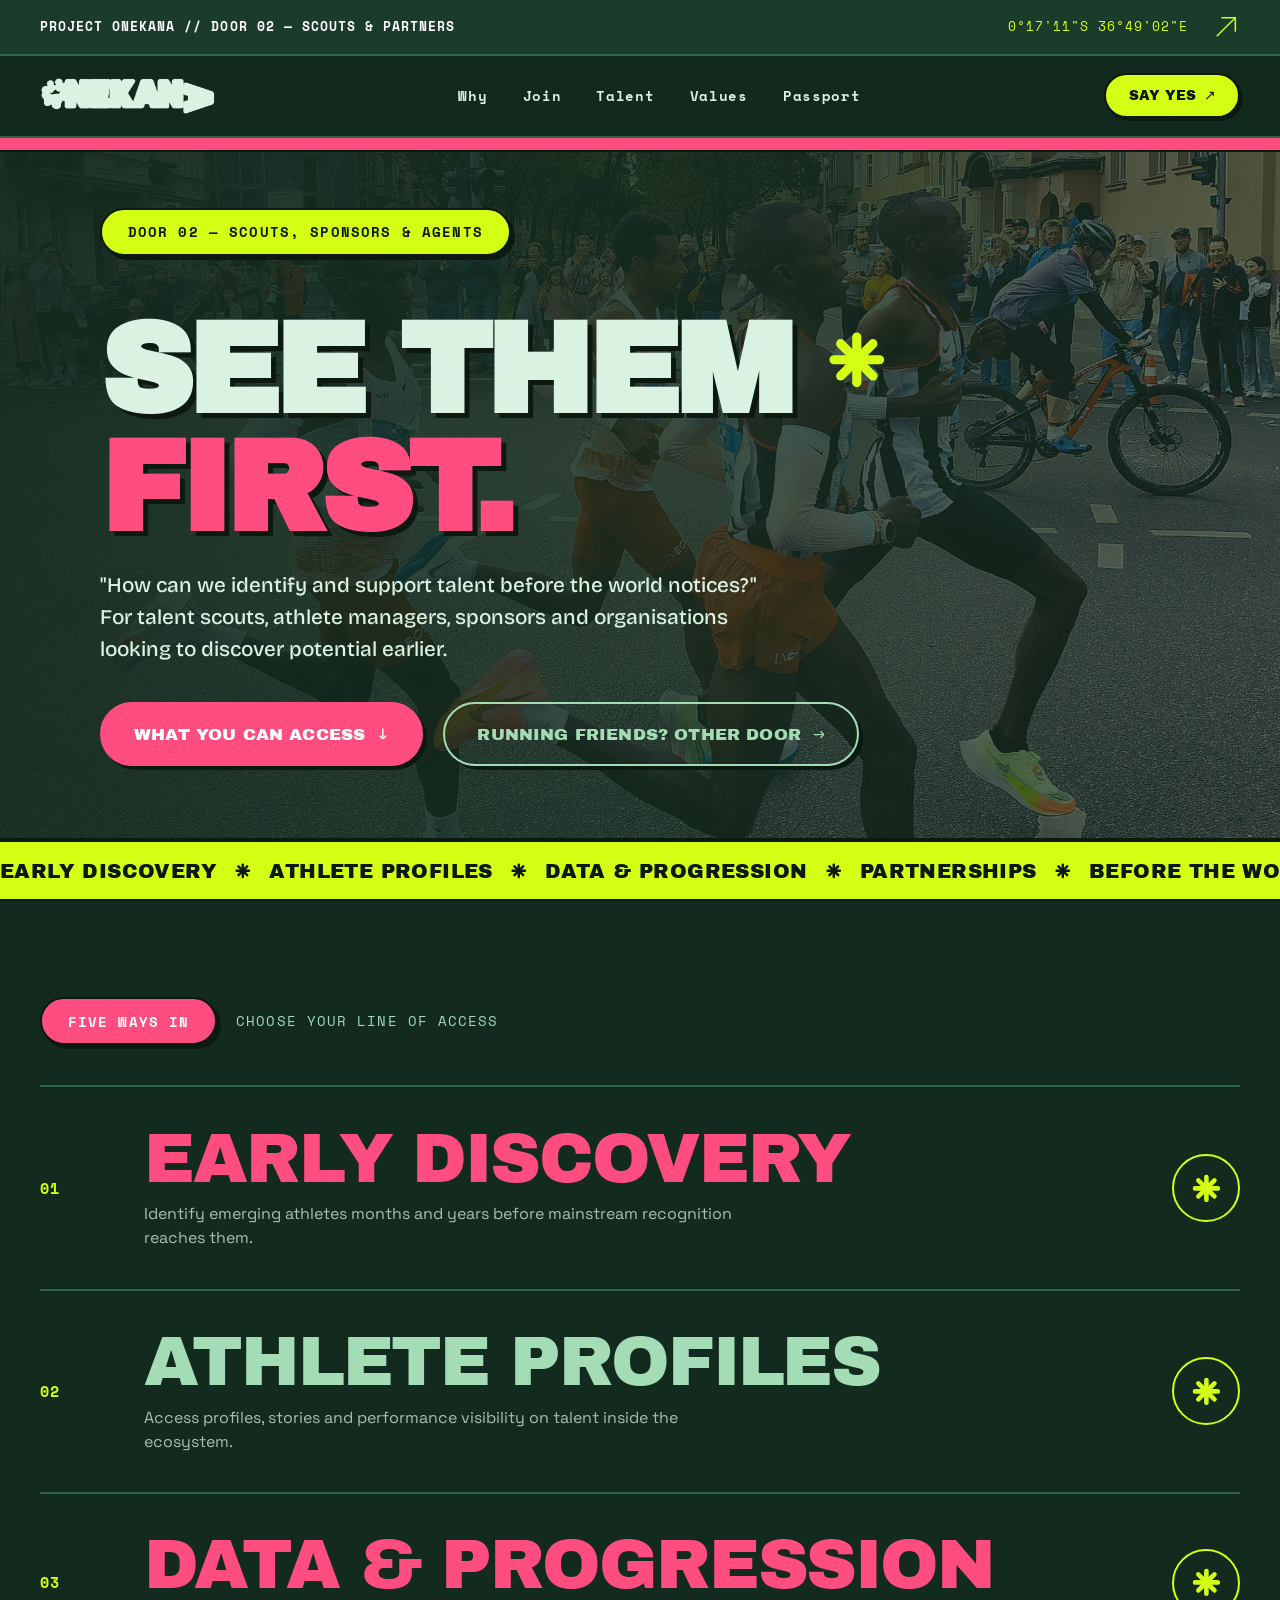
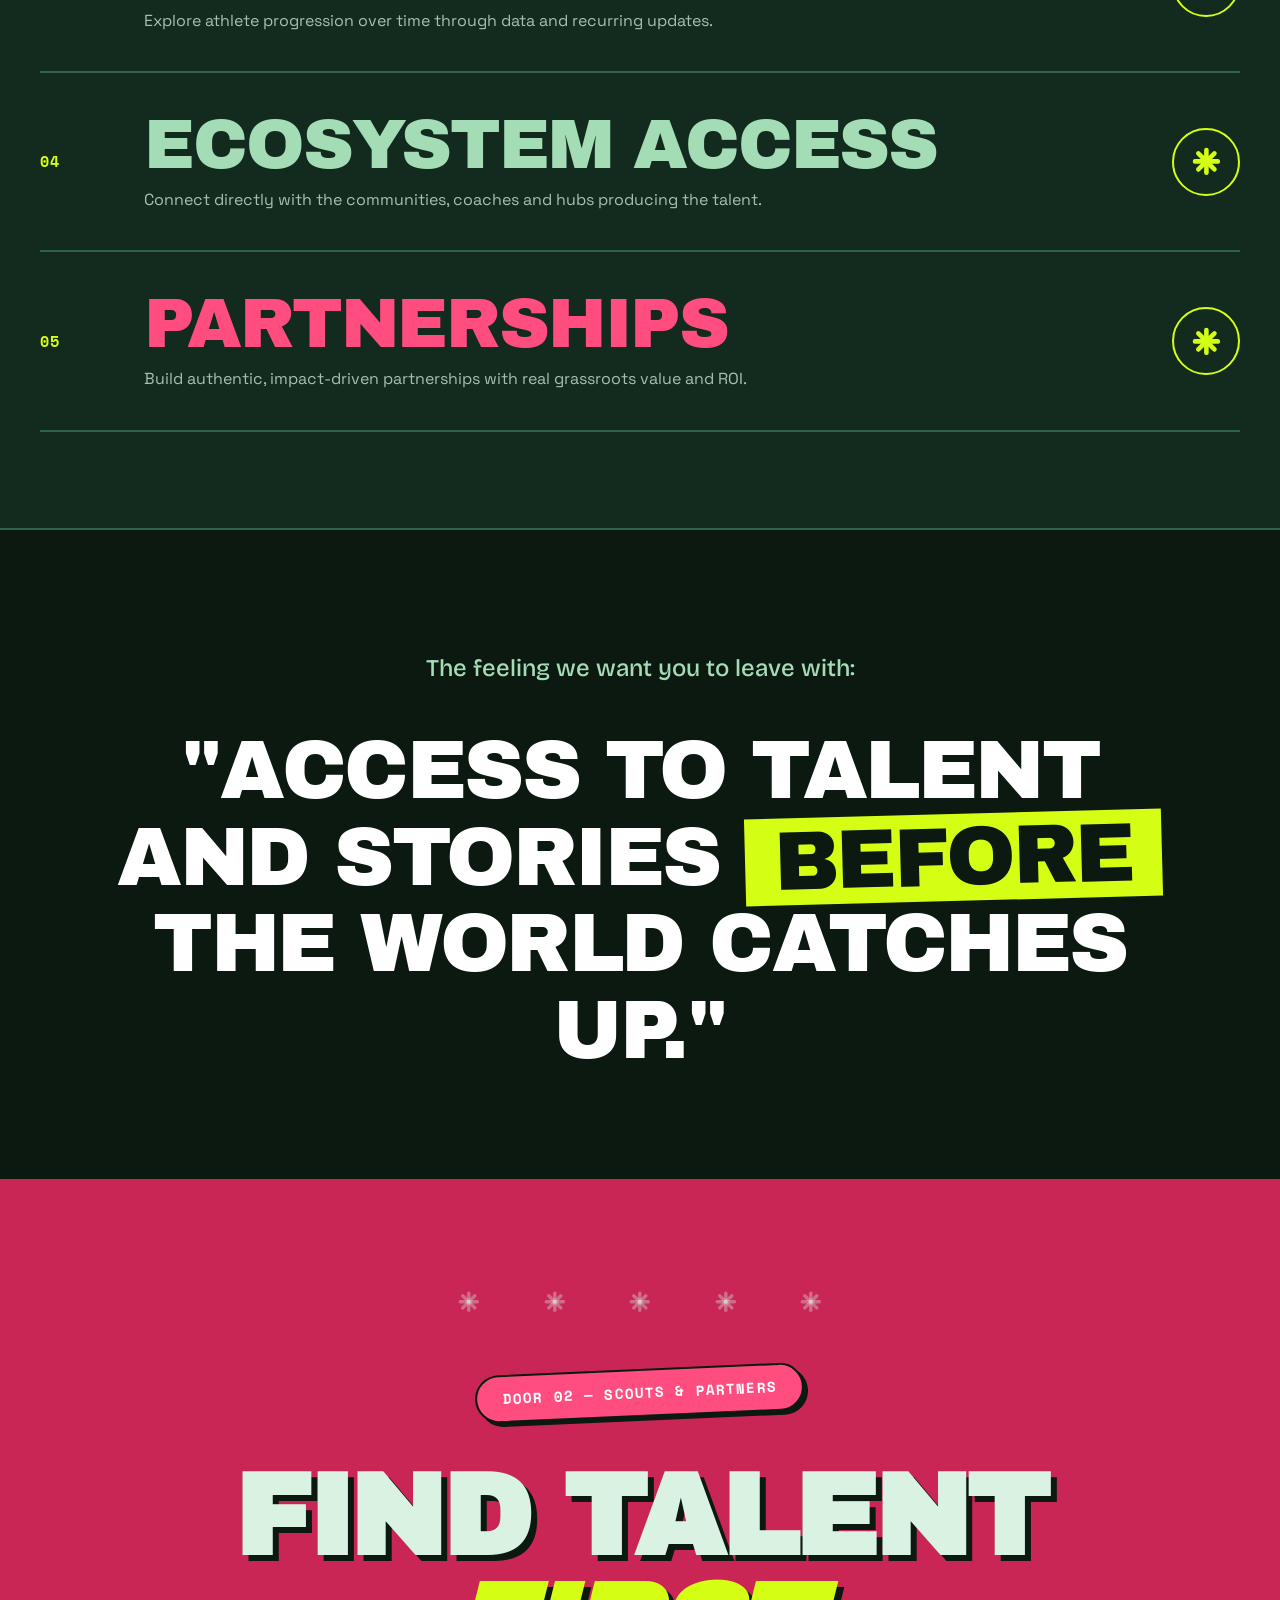
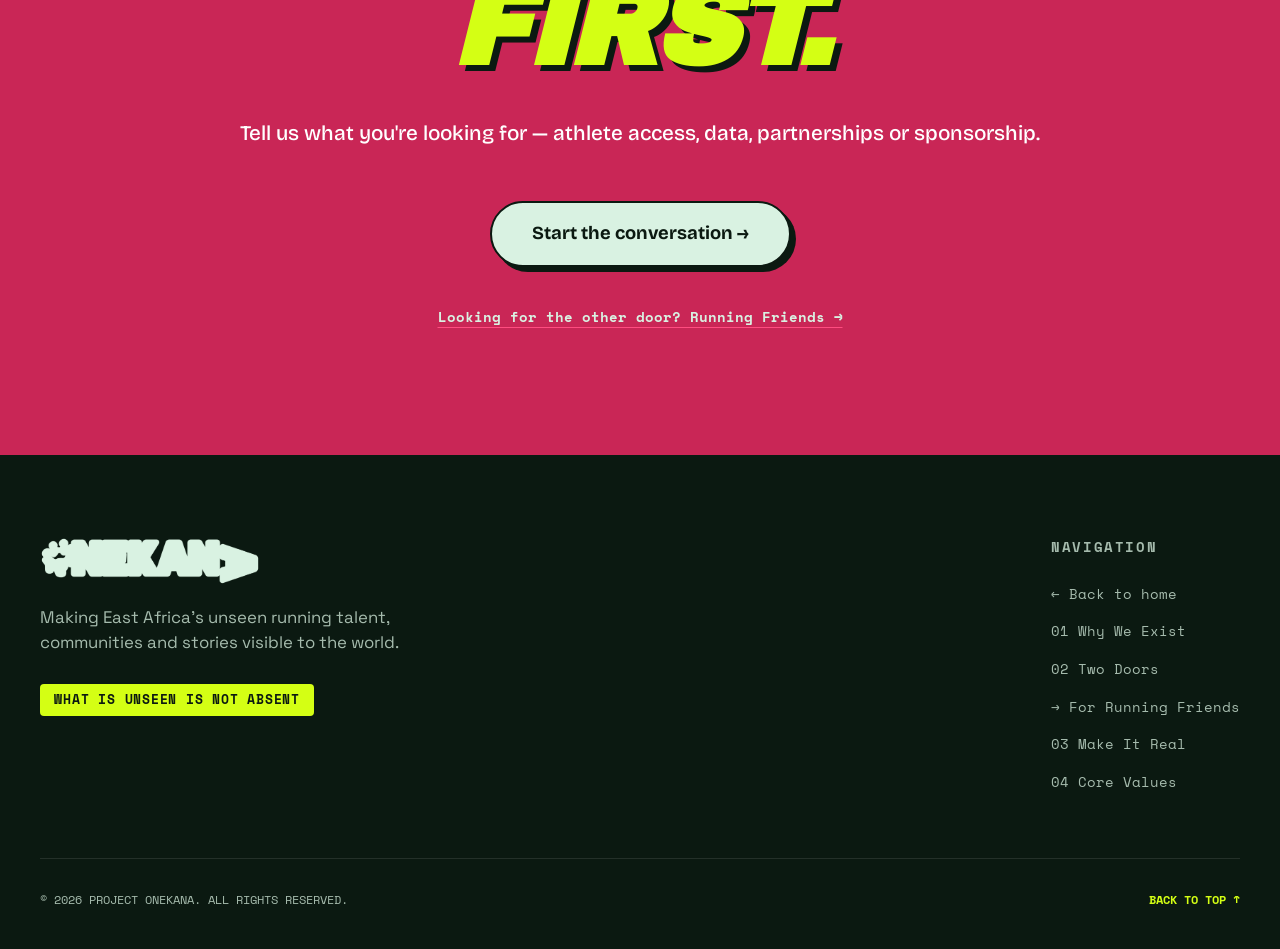
<file: scouts-partners.html>
<!DOCTYPE html>
<html lang="en">
<head>
    <meta charset="UTF-8">
    <meta name="viewport" content="width=device-width, initial-scale=1.0, maximum-scale=1, viewport-fit=cover">
    <title>SCOUTS &amp; PARTNERS — PROJECT ONEKANA</title>
    <link rel="preconnect" href="https://fonts.googleapis.com">
    <link rel="preconnect" href="https://fonts.gstatic.com" crossorigin>
    <link href="https://fonts.googleapis.com/css2?family=Archivo+Black&family=Bricolage+Grotesque:opsz,wght@12..96,400..800&family=Space+Grotesk:wght@400;500;600;700&family=Space+Mono:ital,wght@0,400;0,700;1,400&display=swap" rel="stylesheet">
    <link rel="icon" type="image/png" href="images/onekana-logo.png">
    <link rel="stylesheet" href="css/styles.css?v=6">
</head>
<body class="poster-canvas">

    <!-- ============ TOP SPECIMEN STRIP ============ -->
    <div class="top-spec-bar">
        <div class="spec-left">
            <span class="spec-brand">PROJECT ONEKANA // DOOR 02 — SCOUTS &amp; PARTNERS</span>
        </div>
        <div class="spec-right">
            <span class="spec-coords">0°17'11"S 36°49'02"E</span>
            <a href="index.html" class="spec-arrow-link" aria-label="Back to home">
                <svg class="spec-arrow" viewBox="0 0 48 48" fill="none" stroke="currentColor" stroke-width="2.5">
                    <line x1="8" y1="40" x2="40" y2="8"></line>
                    <polyline points="16,8 40,8 40,32"></polyline>
                </svg>
            </a>
        </div>
    </div>

    <!-- ============ NAV ============ -->
    <nav class="nav">
        <a href="index.html" class="nav-logo" aria-label="ONEKANA Home">
            <span class="nav-logo-img logo-tint" role="img" aria-label="ONEKANA"></span>
        </a>
        <ul class="nav-links" id="navLinks">
            <li><a href="index.html#why">Why</a></li>
            <li><a href="index.html#paths">Join</a></li>
            <li><a href="index.html#actions">Talent</a></li>
            <li><a href="index.html#values">Values</a></li>
            <li><a href="passport.html">Passport</a></li>
            <li class="nav-links-mobile-cta"><a href="index.html#cta">Say Yes ↗</a></li>
        </ul>
        <a href="index.html#cta" class="nav-cta">SAY YES <span class="arrow-mini">↗</span></a>
        <button class="nav-burger" id="navBurger" type="button" aria-label="Open menu" aria-expanded="false" aria-controls="navLinks">
            <span></span><span></span><span></span>
        </button>
    </nav>
    <div class="nav-strip" aria-hidden="true"></div>

    <!-- ============ AUDIENCE HERO (PHOTO + GREEN OVERLAY) ============ -->
    <header class="aud-hero" id="top">
        <div class="aud-hero-bg" style="background-image: url('images/kipchoge-berlin.jpg');"></div>
        <div class="aud-hero-overlay"></div>

        <div class="aud-hero-content">
            <span class="sec-pill pill-lime">DOOR 02 — SCOUTS, SPONSORS &amp; AGENTS</span>

            <h1 class="aud-hero-title">
                SEE THEM <span class="aud-hero-star" aria-hidden="true"><svg class="star-icon" width="24" height="24" viewBox="0 0 24 24"><line x1="12" y1="2.5" x2="12" y2="21.5"></line><line x1="2.5" y1="12" x2="21.5" y2="12"></line><line x1="5.28" y1="5.28" x2="18.72" y2="18.72"></line><line x1="5.28" y1="18.72" x2="18.72" y2="5.28"></line></svg></span><br>
                <em>FIRST.</em>
            </h1>

            <p class="aud-hero-sub">
                "How can we identify and support talent before the world notices?" For talent scouts, athlete managers, sponsors and organisations looking to discover potential earlier.
            </p>

            <div class="hero-clean-ctas">
                <a href="#do" class="btn btn-pink-hero">
                    <span>WHAT YOU CAN ACCESS</span>
                    <span class="cta-arrow">↓</span>
                </a>
                <a href="running-friends.html" class="btn btn-mint-hero">
                    <span>RUNNING FRIENDS? OTHER DOOR</span>
                    <span class="cta-arrow">→</span>
                </a>
            </div>
        </div>
    </header>

    <!-- ============ MARQUEE STRIP ============ -->
    <div class="marquee" aria-hidden="true">
        <div class="marquee-track">
            <span>EARLY DISCOVERY <svg class="star-icon star-marquee" width="24" height="24" viewBox="0 0 24 24"><line x1="12" y1="2.5" x2="12" y2="21.5"></line><line x1="2.5" y1="12" x2="21.5" y2="12"></line><line x1="5.28" y1="5.28" x2="18.72" y2="18.72"></line><line x1="5.28" y1="18.72" x2="18.72" y2="5.28"></line></svg> ATHLETE PROFILES <svg class="star-icon star-marquee" width="24" height="24" viewBox="0 0 24 24"><line x1="12" y1="2.5" x2="12" y2="21.5"></line><line x1="2.5" y1="12" x2="21.5" y2="12"></line><line x1="5.28" y1="5.28" x2="18.72" y2="18.72"></line><line x1="5.28" y1="18.72" x2="18.72" y2="5.28"></line></svg> DATA &amp; PROGRESSION <svg class="star-icon star-marquee" width="24" height="24" viewBox="0 0 24 24"><line x1="12" y1="2.5" x2="12" y2="21.5"></line><line x1="2.5" y1="12" x2="21.5" y2="12"></line><line x1="5.28" y1="5.28" x2="18.72" y2="18.72"></line><line x1="5.28" y1="18.72" x2="18.72" y2="5.28"></line></svg> PARTNERSHIPS <svg class="star-icon star-marquee" width="24" height="24" viewBox="0 0 24 24"><line x1="12" y1="2.5" x2="12" y2="21.5"></line><line x1="2.5" y1="12" x2="21.5" y2="12"></line><line x1="5.28" y1="5.28" x2="18.72" y2="18.72"></line><line x1="5.28" y1="18.72" x2="18.72" y2="5.28"></line></svg> BEFORE THE WORLD CATCHES UP <svg class="star-icon star-marquee" width="24" height="24" viewBox="0 0 24 24"><line x1="12" y1="2.5" x2="12" y2="21.5"></line><line x1="2.5" y1="12" x2="21.5" y2="12"></line><line x1="5.28" y1="5.28" x2="18.72" y2="18.72"></line><line x1="5.28" y1="18.72" x2="18.72" y2="5.28"></line></svg> </span>
            <span>EARLY DISCOVERY <svg class="star-icon star-marquee" width="24" height="24" viewBox="0 0 24 24"><line x1="12" y1="2.5" x2="12" y2="21.5"></line><line x1="2.5" y1="12" x2="21.5" y2="12"></line><line x1="5.28" y1="5.28" x2="18.72" y2="18.72"></line><line x1="5.28" y1="18.72" x2="18.72" y2="5.28"></line></svg> ATHLETE PROFILES <svg class="star-icon star-marquee" width="24" height="24" viewBox="0 0 24 24"><line x1="12" y1="2.5" x2="12" y2="21.5"></line><line x1="2.5" y1="12" x2="21.5" y2="12"></line><line x1="5.28" y1="5.28" x2="18.72" y2="18.72"></line><line x1="5.28" y1="18.72" x2="18.72" y2="5.28"></line></svg> DATA &amp; PROGRESSION <svg class="star-icon star-marquee" width="24" height="24" viewBox="0 0 24 24"><line x1="12" y1="2.5" x2="12" y2="21.5"></line><line x1="2.5" y1="12" x2="21.5" y2="12"></line><line x1="5.28" y1="5.28" x2="18.72" y2="18.72"></line><line x1="5.28" y1="18.72" x2="18.72" y2="5.28"></line></svg> PARTNERSHIPS <svg class="star-icon star-marquee" width="24" height="24" viewBox="0 0 24 24"><line x1="12" y1="2.5" x2="12" y2="21.5"></line><line x1="2.5" y1="12" x2="21.5" y2="12"></line><line x1="5.28" y1="5.28" x2="18.72" y2="18.72"></line><line x1="5.28" y1="18.72" x2="18.72" y2="5.28"></line></svg> BEFORE THE WORLD CATCHES UP <svg class="star-icon star-marquee" width="24" height="24" viewBox="0 0 24 24"><line x1="12" y1="2.5" x2="12" y2="21.5"></line><line x1="2.5" y1="12" x2="21.5" y2="12"></line><line x1="5.28" y1="5.28" x2="18.72" y2="18.72"></line><line x1="5.28" y1="18.72" x2="18.72" y2="5.28"></line></svg> </span>
        </div>
    </div>

    <!-- ============ SPECIMEN LIST — WHAT YOU CAN ACCESS ============ -->
    <section class="aud-list-section" id="do">
        <div class="section-container">
            <div class="sec-label-row">
                <span class="sec-pill pill-pink">FIVE WAYS IN</span>
                <span class="sec-meta-line">CHOOSE YOUR LINE OF ACCESS</span>
            </div>

            <div class="aud-list">

                <div class="aud-row">
                    <span class="aud-row-idx">01</span>
                    <div class="aud-row-main">
                        <span class="aud-row-word">EARLY DISCOVERY</span>
                        <span class="aud-row-cap">Identify emerging athletes months and years before mainstream recognition reaches them.</span>
                    </div>
                    <span class="aud-row-glyph" aria-hidden="true"><svg class="star-icon" width="24" height="24" viewBox="0 0 24 24"><line x1="12" y1="2.5" x2="12" y2="21.5"></line><line x1="2.5" y1="12" x2="21.5" y2="12"></line><line x1="5.28" y1="5.28" x2="18.72" y2="18.72"></line><line x1="5.28" y1="18.72" x2="18.72" y2="5.28"></line></svg></span>
                </div>

                <div class="aud-row">
                    <span class="aud-row-idx">02</span>
                    <div class="aud-row-main">
                        <span class="aud-row-word">ATHLETE PROFILES</span>
                        <span class="aud-row-cap">Access profiles, stories and performance visibility on talent inside the ecosystem.</span>
                    </div>
                    <span class="aud-row-glyph" aria-hidden="true"><svg class="star-icon" width="24" height="24" viewBox="0 0 24 24"><line x1="12" y1="2.5" x2="12" y2="21.5"></line><line x1="2.5" y1="12" x2="21.5" y2="12"></line><line x1="5.28" y1="5.28" x2="18.72" y2="18.72"></line><line x1="5.28" y1="18.72" x2="18.72" y2="5.28"></line></svg></span>
                </div>

                <div class="aud-row">
                    <span class="aud-row-idx">03</span>
                    <div class="aud-row-main">
                        <span class="aud-row-word">DATA &amp; PROGRESSION</span>
                        <span class="aud-row-cap">Explore athlete progression over time through data and recurring updates.</span>
                    </div>
                    <span class="aud-row-glyph" aria-hidden="true"><svg class="star-icon" width="24" height="24" viewBox="0 0 24 24"><line x1="12" y1="2.5" x2="12" y2="21.5"></line><line x1="2.5" y1="12" x2="21.5" y2="12"></line><line x1="5.28" y1="5.28" x2="18.72" y2="18.72"></line><line x1="5.28" y1="18.72" x2="18.72" y2="5.28"></line></svg></span>
                </div>

                <div class="aud-row">
                    <span class="aud-row-idx">04</span>
                    <div class="aud-row-main">
                        <span class="aud-row-word">ECOSYSTEM ACCESS</span>
                        <span class="aud-row-cap">Connect directly with the communities, coaches and hubs producing the talent.</span>
                    </div>
                    <span class="aud-row-glyph" aria-hidden="true"><svg class="star-icon" width="24" height="24" viewBox="0 0 24 24"><line x1="12" y1="2.5" x2="12" y2="21.5"></line><line x1="2.5" y1="12" x2="21.5" y2="12"></line><line x1="5.28" y1="5.28" x2="18.72" y2="18.72"></line><line x1="5.28" y1="18.72" x2="18.72" y2="5.28"></line></svg></span>
                </div>

                <div class="aud-row">
                    <span class="aud-row-idx">05</span>
                    <div class="aud-row-main">
                        <span class="aud-row-word">PARTNERSHIPS</span>
                        <span class="aud-row-cap">Build authentic, impact-driven partnerships with real grassroots value and ROI.</span>
                    </div>
                    <span class="aud-row-glyph" aria-hidden="true"><svg class="star-icon" width="24" height="24" viewBox="0 0 24 24"><line x1="12" y1="2.5" x2="12" y2="21.5"></line><line x1="2.5" y1="12" x2="21.5" y2="12"></line><line x1="5.28" y1="5.28" x2="18.72" y2="18.72"></line><line x1="5.28" y1="18.72" x2="18.72" y2="5.28"></line></svg></span>
                </div>

            </div>
        </div>
    </section>

    <!-- ============ THE FEELING ============ -->
    <section class="manifesto-section">
        <div class="manifesto-wrap">
            <p class="manifesto-lead">The feeling we want you to leave with:</p>
            <blockquote class="manifesto-quote">
                "ACCESS TO TALENT AND STORIES <span class="manifesto-highlight">BEFORE</span> THE WORLD CATCHES UP."
            </blockquote>
        </div>
    </section>

    <!-- ============ CTA BAND ============ -->
    <section class="cta-section" id="cta">
        <div class="cta-band">
            <div class="cta-stars" aria-hidden="true">
                <svg class="star-icon" width="24" height="24" viewBox="0 0 24 24"><line x1="12" y1="2.5" x2="12" y2="21.5"></line><line x1="2.5" y1="12" x2="21.5" y2="12"></line><line x1="5.28" y1="5.28" x2="18.72" y2="18.72"></line><line x1="5.28" y1="18.72" x2="18.72" y2="5.28"></line></svg>
                <svg class="star-icon" width="24" height="24" viewBox="0 0 24 24"><line x1="12" y1="2.5" x2="12" y2="21.5"></line><line x1="2.5" y1="12" x2="21.5" y2="12"></line><line x1="5.28" y1="5.28" x2="18.72" y2="18.72"></line><line x1="5.28" y1="18.72" x2="18.72" y2="5.28"></line></svg>
                <svg class="star-icon" width="24" height="24" viewBox="0 0 24 24"><line x1="12" y1="2.5" x2="12" y2="21.5"></line><line x1="2.5" y1="12" x2="21.5" y2="12"></line><line x1="5.28" y1="5.28" x2="18.72" y2="18.72"></line><line x1="5.28" y1="18.72" x2="18.72" y2="5.28"></line></svg>
                <svg class="star-icon" width="24" height="24" viewBox="0 0 24 24"><line x1="12" y1="2.5" x2="12" y2="21.5"></line><line x1="2.5" y1="12" x2="21.5" y2="12"></line><line x1="5.28" y1="5.28" x2="18.72" y2="18.72"></line><line x1="5.28" y1="18.72" x2="18.72" y2="5.28"></line></svg>
                <svg class="star-icon" width="24" height="24" viewBox="0 0 24 24"><line x1="12" y1="2.5" x2="12" y2="21.5"></line><line x1="2.5" y1="12" x2="21.5" y2="12"></line><line x1="5.28" y1="5.28" x2="18.72" y2="18.72"></line><line x1="5.28" y1="18.72" x2="18.72" y2="5.28"></line></svg>
            </div>

            <span class="sec-pill pill-pink cta-pill">DOOR 02 — SCOUTS &amp; PARTNERS</span>

            <h2 class="cta-band-title">
                FIND TALENT<br>
                <em>FIRST.</em>
            </h2>

            <p class="cta-band-sub">
                Tell us what you're looking for — athlete access, data, partnerships or sponsorship.
            </p>

            <a href="mailto:contact@onekana.run?subject=ONEKANA%20—%20Scout%20%2F%20Partner" class="cta-band-btn">
                Start the conversation →
            </a>

            <a href="running-friends.html" class="door-switch">Looking for the other door? Running Friends →</a>
        </div>
    </section>

    <!-- ============ FOOTER ============ -->
    <footer class="footer">
        <div class="footer-container">
            <div class="footer-main-row">
                <div class="footer-brand-col">
                    <div class="footer-big-logo">
                        <span class="footer-logo-img logo-tint" role="img" aria-label="ONEKANA"></span>
                    </div>
                    <p class="footer-tagline">Making East Africa's unseen running talent, communities and stories visible to the world.</p>
                    <span class="footer-badge badge-lime">WHAT IS UNSEEN IS NOT ABSENT</span>
                </div>

                <div class="footer-nav-col">
                    <span class="footer-col-title">NAVIGATION</span>
                    <ul>
                        <li><a href="index.html">← Back to home</a></li>
                        <li><a href="index.html#why">01 Why We Exist</a></li>
                        <li><a href="index.html#paths">02 Two Doors</a></li>
                        <li><a href="running-friends.html">→ For Running Friends</a></li>
                        <li><a href="index.html#actions">03 Make It Real</a></li>
                        <li><a href="index.html#values">04 Core Values</a></li>
                    </ul>
                </div>
            </div>

            <div class="footer-bottom-bar">
                <span class="copy-text">© 2026 PROJECT ONEKANA. ALL RIGHTS RESERVED.</span>
                <a href="#top" class="back-to-top">BACK TO TOP ↑</a>
            </div>
        </div>
    </footer>

    <script src="js/main.js?v=6"></script>
</body>
</html>
</file>
<file: css/styles.css>
/* ===================================================================
   PROJECT ONEKANA — 'NOW. BREAKS' DESIGN SYSTEM
   Color Palette: Deep Forest Pine, Hot Punch Pink, Mint, Acid Lime
   Layout: bold poster sections (see reference screenshots)
   =================================================================== */

:root {
    /* Palette from the NOW. BREAKS specimen */
    --pine-deep: #132B1E;       /* Canvas dark forest green */
    --pine-surface: #1B3B2B;    /* Surface container dark green */
    --pine-card: #224734;       /* Card mid green */
    --pine-border: #2E6347;     /* Structured grid line border */
    --pine-darkest: #0B1911;    /* Deep contrast base */

    --pink-hot: #FF4D80;        /* Signature 'NOW. BREAKS' punch pink */
    --pink-soft: #FFA3BE;       /* Soft pink tint */
    --pink-dark: #C92656;       /* Deep pink for active states */

    --mint-bright: #A4DCB6;     /* Pastel pistachio / mint */
    --mint-pale: #D9F2E2;       /* Ultra-soft mint highlight */
    --mint-border: #7ABF92;     /* Mint border outline */

    --lime-acid: #D4FF14;       /* Electric neon acid lime */
    --lime-dark: #98BD00;       /* Lime shadow */

    --white: #FFFFFF;
    --text-muted: rgba(217, 242, 226, 0.75);

    /* Fonts */
    --font-display: 'Archivo Black', -apple-system, BlinkMacSystemFont, sans-serif;
    --font-heading: 'Bricolage Grotesque', sans-serif;
    --font-body: 'Space Grotesk', sans-serif;
    --font-mono: 'Space Mono', monospace;

    /* Borders & Shadows */
    --border-dark: 2px solid var(--pine-border);
    --border-mint: 2px solid var(--mint-bright);
    --border-pink: 2px solid var(--pink-hot);
    --border-lime: 2px solid var(--lime-acid);
    --shadow-solid: 6px 6px 0px var(--pine-darkest);
    --shadow-pink: 6px 6px 0px var(--pink-hot);
    --shadow-lime: 5px 5px 0px var(--lime-acid);
}

/* Base reset */
* {
    margin: 0;
    padding: 0;
    box-sizing: border-box;
    /* Kill Android's grey tap flash so links/buttons behave like iOS */
    -webkit-tap-highlight-color: transparent;
}

html {
    scroll-behavior: smooth;
    background-color: var(--pine-deep);
    width: 100%;
    max-width: 100%;
    overflow-x: hidden;
    /* Prevent iOS Safari from auto-inflating text on rotate,
       which Android Chrome does not do — keeps sizing identical */
    -webkit-text-size-adjust: 100%;
    text-size-adjust: 100%;
}

body.poster-canvas {
    font-family: var(--font-body);
    background-color: var(--pine-deep);
    color: var(--mint-pale);
    line-height: 1.5;
    width: 100%;
    max-width: 100%;
    overflow-x: hidden;
    position: relative;
    -webkit-font-smoothing: antialiased;
    -moz-osx-font-smoothing: grayscale;
    text-rendering: optimizeLegibility;
}

/* Reset native button chrome — Android WebView and iOS Safari style
   <button> differently by default, so every button in the design
   system starts from the same blank slate. */
button {
    font: inherit;
    color: inherit;
    background: none;
    border: none;
    -webkit-appearance: none;
    appearance: none;
    cursor: pointer;
}

::selection {
    background-color: var(--pink-hot);
    color: var(--white);
}

/* ===================================================================
   SVG STAR / ASTERISK ICON (100% Identical on iOS & Android)
   =================================================================== */

.star-icon {
    display: inline-block;
    vertical-align: middle;
    width: 1em;
    height: 1em;
    fill: none;
    stroke: currentColor;
    stroke-width: 3.8;
    stroke-linecap: round;
    flex-shrink: 0;
}

.star-hero {
    width: 0.72em;
    height: 0.72em;
    vertical-align: 0.12em;
}

.star-marquee {
    width: 0.78em;
    height: 0.78em;
    margin: 0 0.55em;
    vertical-align: -0.05em;
}

.star-mini {
    width: 0.85em;
    height: 0.85em;
    vertical-align: -0.06em;
}

/* ===================================================================
   TOP SPEC BAR (NOW. BREAKS META HEADER)
   =================================================================== */

.top-spec-bar {
    display: flex;
    justify-content: space-between;
    align-items: center;
    padding: 0.8rem calc(2.5rem + env(safe-area-inset-right)) 0.8rem calc(2.5rem + env(safe-area-inset-left));
    background-color: var(--pine-surface);
    border-bottom: 2px solid var(--pine-border);
    font-family: var(--font-mono);
    font-size: 0.8rem;
    letter-spacing: 0.08em;
    color: var(--mint-bright);
}

.spec-left {
    display: flex;
    gap: 1.5rem;
    align-items: center;
}

.spec-brand {
    font-weight: 700;
    color: var(--white);
}

.spec-right {
    display: flex;
    align-items: center;
    gap: 1.5rem;
}

.spec-coords {
    color: var(--lime-acid);
}

.spec-arrow-link {
    display: flex;
    align-items: center;
    justify-content: center;
    color: var(--lime-acid);
    transition: transform 0.2s ease, color 0.2s ease;
}

.spec-arrow {
    width: 28px;
    height: 28px;
}

.spec-arrow-link:hover {
    transform: translate(3px, -3px);
    color: var(--pink-hot);
}

/* ===================================================================
   NAVIGATION
   =================================================================== */

.nav {
    position: sticky;
    top: 0;
    z-index: 999;
    display: flex;
    align-items: center;
    justify-content: space-between;
    padding: 1.1rem calc(2.5rem + env(safe-area-inset-right)) 1.1rem calc(2.5rem + env(safe-area-inset-left));
    background-color: rgba(19, 43, 30, 0.94);
    -webkit-backdrop-filter: blur(12px);
    backdrop-filter: blur(12px);
    border-bottom: 2px solid var(--pine-border);
}

/* Slim poster strip directly under the nav (like the reference bar) */
.nav-strip {
    height: 14px;
    background-color: var(--pink-hot);
    border-bottom: 2px solid var(--pine-darkest);
}

.nav-logo {
    text-decoration: none;
    display: flex;
    align-items: center;
    transition: transform 0.15s ease;
}

.nav-logo:hover {
    transform: scale(1.03);
}

/* Logo rendered via mask so it tints to the theme on dark surfaces */
.logo-tint {
    display: block;
    background-color: var(--mint-pale);
    -webkit-mask-image: url('../images/onekana-logo.png');
    mask-image: url('../images/onekana-logo.png');
    -webkit-mask-size: contain;
    mask-size: contain;
    -webkit-mask-repeat: no-repeat;
    mask-repeat: no-repeat;
    -webkit-mask-position: left center;
    mask-position: left center;
    transition: background-color 0.15s ease;
}

.nav-logo-img {
    height: 38px;
    max-width: 200px;
    aspect-ratio: 1240 / 270;
}

.nav-logo:hover .logo-tint {
    background-color: var(--pink-hot);
}

.nav-links {
    display: flex;
    list-style: none;
    gap: 2.2rem;
}

.nav-links a {
    text-decoration: none;
    font-family: var(--font-mono);
    font-size: 0.85rem;
    font-weight: 700;
    color: var(--mint-pale);
    letter-spacing: 0.05em;
    transition: color 0.15s ease;
}

.nav-links a:hover {
    color: var(--pink-hot);
}

/* Acid-lime pill CTA (the 'Say yes' button) */
.nav-cta {
    display: inline-flex;
    align-items: center;
    gap: 0.5rem;
    text-decoration: none;
    font-family: var(--font-display);
    font-size: 0.85rem;
    background-color: var(--lime-acid);
    color: var(--pine-darkest);
    padding: 0.65rem 1.4rem;
    border-radius: 999px;
    border: 2px solid var(--pine-darkest);
    box-shadow: 3px 3px 0 var(--pine-darkest);
    transition: transform 0.15s ease, box-shadow 0.15s ease, background-color 0.15s ease;
}

.nav-cta:hover {
    transform: translate(-2px, -2px);
    box-shadow: 5px 5px 0 var(--pink-hot);
    background-color: var(--pink-hot);
    color: var(--white);
}

/* Hamburger toggle — hidden on desktop, shown below the 768px breakpoint */
.nav-burger {
    display: none;
    flex-direction: column;
    justify-content: center;
    align-items: center;
    gap: 5px;
    width: 42px;
    height: 42px;
    border-radius: 10px;
    border: 2px solid var(--pine-border);
    background-color: var(--pine-surface);
    flex-shrink: 0;
    touch-action: manipulation;
}

.nav-burger span {
    display: block;
    width: 20px;
    height: 2px;
    background-color: var(--mint-pale);
    border-radius: 2px;
    transition: transform 0.25s ease, opacity 0.2s ease;
}

.nav-burger[aria-expanded="true"] span:nth-child(1) {
    transform: translateY(7px) rotate(45deg);
}

.nav-burger[aria-expanded="true"] span:nth-child(2) {
    opacity: 0;
}

.nav-burger[aria-expanded="true"] span:nth-child(3) {
    transform: translateY(-7px) rotate(-45deg);
}

/* Only visible inside the mobile dropdown, not the desktop nav-links */
.nav-links-mobile-cta {
    display: none;
}

/* ===================================================================
   HERO POSTER LOCKUP (STREAMLINED & EASY ON THE EYE)
   =================================================================== */

.hero {
    padding: 5rem 2.5rem 6.5rem;
    position: relative;
    overflow: hidden;
    /* Forces a brand-new, self-contained stacking context for everything
       inside the hero, so the photo (z-index:0), overlay (z-index:1) and
       text (z-index:2) below can NEVER be reordered by z-index rules
       defined elsewhere on the page, however the cascade resolves. */
    isolation: isolate;
    border-bottom: 2px solid var(--pine-border);
    background-color: var(--pine-deep);
}

/* Background photo — explicit z-index so paint order never depends on
   DOM/source order alone. */
.hero > .aud-hero-bg {
    z-index: 0;
}

/* Dark-green overlay + accent glows sitting above the photo, below the text */
.hero-overlay {
    position: absolute;
    inset: 0;
    z-index: 1;
    background: radial-gradient(circle at 85% 15%, rgba(212, 255, 20, 0.12) 0%, transparent 45%),
                radial-gradient(circle at 15% 85%, rgba(255, 77, 128, 0.12) 0%, transparent 45%),
                linear-gradient(100deg, rgba(19, 43, 30, 0.95) 0%, rgba(19, 43, 30, 0.88) 55%, rgba(19, 43, 30, 0.72) 100%);
}

.hero-container {
    position: relative;
    z-index: 2;
    max-width: 1160px;
    margin: 0 auto;
}

.hero-title-wrap {
    margin-bottom: 0.5rem;
}

.hero-title-row {
    display: flex;
    align-items: baseline;
    gap: 1.5rem;
}

.hero-title-main {
    font-family: var(--font-display);
    font-size: clamp(4.5rem, 15vw, 11rem);
    line-height: 0.88;
    color: var(--pink-hot);
    letter-spacing: -0.04em;
    text-transform: uppercase;
}

.hero-title-deco {
    font-size: clamp(2.5rem, 8vw, 6rem);
    color: var(--pink-hot);
    line-height: 1;
    transform: translateY(-15%);
}

.hero-title-sub {
    font-family: var(--font-display);
    font-size: clamp(4.5rem, 15vw, 11rem);
    line-height: 0.88;
    color: var(--pink-hot);
    letter-spacing: -0.04em;
    text-transform: uppercase;
}

/* Subtitle - clean, comfortable line-length, easy on the eye */
.hero-clean-sub {
    font-family: var(--font-heading);
    font-size: clamp(1.2rem, 2.2vw, 1.6rem);
    font-weight: 500;
    color: var(--mint-pale);
    max-width: 820px;
    line-height: 1.55;
    margin: 1.6rem 0 2.4rem;
}

/* Yellow discovery block and ecosystem badge */
.hero-discovery-bar {
    display: flex;
    flex-wrap: wrap;
    align-items: center;
    gap: 1rem;
    margin-bottom: 2.8rem;
}

.block-yellow-discovery {
    display: inline-flex;
    align-items: center;
    gap: 0.75rem;
    background-color: var(--lime-acid);
    color: var(--pine-darkest);
    font-family: var(--font-mono);
    font-size: clamp(0.85rem, 1.3vw, 0.95rem);
    font-weight: 700;
    padding: 0.75rem 1.35rem;
    border-radius: 8px;
    border: 2px solid var(--pine-darkest);
    box-shadow: 4px 4px 0 var(--pine-darkest);
    letter-spacing: 0.04em;
    text-transform: uppercase;
    transition: transform 0.15s ease;
}

.block-yellow-discovery:hover {
    transform: translateY(-2px);
}

.discovery-star {
    font-size: 1.15rem;
    line-height: 1;
    color: var(--pink-hot);
    display: inline-flex;
    align-items: center;
}

.discovery-star .star-icon {
    width: 1.1rem;
    height: 1.1rem;
}

.badge-ecosystem {
    display: inline-flex;
    align-items: center;
    background-color: var(--pine-surface);
    color: var(--mint-bright);
    border: 2px solid var(--pine-border);
    font-family: var(--font-mono);
    font-size: 0.82rem;
    font-weight: 700;
    padding: 0.75rem 1.25rem;
    border-radius: 8px;
    letter-spacing: 0.08em;
    text-transform: uppercase;
    box-shadow: 3px 3px 0 var(--pine-darkest);
}

/* Hero CTA action buttons */
.hero-clean-ctas {
    display: flex;
    gap: 1.25rem;
    flex-wrap: wrap;
    align-items: center;
}

.btn-pink-hero {
    display: inline-flex;
    align-items: center;
    gap: 0.75rem;
    background-color: var(--pink-hot);
    color: var(--white);
    font-family: var(--font-display);
    font-size: 1.05rem;
    padding: 1.1rem 2rem;
    border-radius: 999px;
    text-decoration: none;
    border: 2px solid var(--pink-hot);
    box-shadow: 4px 4px 0 var(--pine-darkest);
    letter-spacing: 0.01em;
    transition: transform 0.18s ease, box-shadow 0.18s ease;
}

.btn-pink-hero:hover {
    transform: translate(-3px, -3px);
    box-shadow: 6px 6px 0 var(--lime-acid);
}

.btn-mint-hero {
    display: inline-flex;
    align-items: center;
    gap: 0.75rem;
    background-color: transparent;
    color: var(--mint-bright);
    font-family: var(--font-display);
    font-size: 1.05rem;
    padding: 1.1rem 2rem;
    border-radius: 999px;
    text-decoration: none;
    border: 2px solid var(--mint-bright);
    box-shadow: 4px 4px 0 var(--pine-darkest);
    letter-spacing: 0.01em;
    transition: transform 0.18s ease, box-shadow 0.18s ease, background-color 0.18s ease, color 0.18s ease;
}

.btn-mint-hero:hover {
    transform: translate(-3px, -3px);
    background-color: var(--mint-bright);
    color: var(--pine-darkest);
    box-shadow: 6px 6px 0 var(--pink-hot);
}

.cta-arrow {
    font-family: var(--font-mono);
    font-size: 1.2rem;
    line-height: 1;
    transition: transform 0.15s ease;
}

.btn-pink-hero:hover .cta-arrow,
.btn-mint-hero:hover .cta-arrow {
    transform: translateX(3px);
}

/* ===================================================================
   MARQUEE
   =================================================================== */

.marquee {
    background-color: var(--lime-acid);
    color: var(--pine-darkest);
    overflow: hidden;
    padding: 0.85rem 0;
    border-top: 2px solid var(--pine-darkest);
    border-bottom: 2px solid var(--pine-darkest);
    white-space: nowrap;
}

.marquee-track {
    display: flex;
    animation: marquee 24s linear infinite;
    font-family: var(--font-display);
    font-size: 1.25rem;
    letter-spacing: 0.02em;
}

.marquee-track span {
    padding-right: 2rem;
}

@keyframes marquee {
    from { transform: translateX(0); }
    to { transform: translateX(-50%); }
}

/* ===================================================================
   SECTION UTILITIES — poster pills & italic accents
   =================================================================== */

.section-container {
    max-width: 1280px;
    margin: 0 auto;
    padding: 6rem 2.5rem;
}

.sec-label-row {
    display: flex;
    align-items: center;
    gap: 1.2rem;
    margin-bottom: 2.5rem;
}

.sec-label-row.center {
    justify-content: center;
}

/* Chunky pill labels (01 — WHY WE EXIST etc.) */
.sec-pill {
    display: inline-block;
    font-family: var(--font-mono);
    font-size: 0.9rem;
    font-weight: 700;
    padding: 0.7rem 1.6rem;
    border-radius: 999px;
    border: 2px solid var(--pine-darkest);
    box-shadow: 4px 4px 0 var(--pine-darkest);
    letter-spacing: 0.08em;
    text-transform: uppercase;
}

.pill-pink {
    background-color: var(--pink-hot);
    color: var(--white);
}

.pill-lime {
    background-color: var(--lime-acid);
    color: var(--pine-darkest);
}

.pill-mint {
    background-color: var(--mint-bright);
    color: var(--pine-darkest);
}

/* Small badge variant kept for footer sticker */
.badge-lime {
    background-color: var(--lime-acid);
    color: var(--pine-darkest);
    font-family: var(--font-mono);
    font-size: 0.8rem;
    font-weight: 700;
    padding: 0.4rem 0.9rem;
    border-radius: 4px;
    letter-spacing: 0.06em;
}

.text-pink {
    color: var(--pink-hot);
}

.text-mint {
    color: var(--mint-bright);
}

.text-dark {
    color: var(--pine-darkest);
}

.text-pink-italic {
    color: var(--pink-hot);
    font-style: italic;
}

.text-lime-italic {
    color: var(--lime-acid);
    font-style: italic;
}

/* ===================================================================
   01: WHY WE EXIST — split heading + copy + callout
   =================================================================== */

.why-section {
    border-bottom: 2px solid var(--pine-border);
    background-color: var(--pine-surface);
}

.why-layout {
    display: grid;
    grid-template-columns: 1.1fr 1fr;
    gap: 5rem;
    align-items: start;
}

.why-huge-title {
    font-family: var(--font-display);
    font-size: clamp(2.6rem, 5.5vw, 4.6rem);
    line-height: 1.02;
    letter-spacing: -0.03em;
    color: var(--white);
    text-transform: uppercase;
    position: sticky;
    top: 7rem;
}

.why-content-col {
    display: flex;
    flex-direction: column;
    gap: 1.8rem;
    padding-top: 0.5rem;
}

.why-para {
    font-size: 1.12rem;
    color: var(--mint-pale);
    line-height: 1.65;
}

.why-para strong {
    color: var(--pink-hot);
    font-style: italic;
}

/* Bordered callout box (If ONEKANA succeeds...) */
.why-callout {
    background-color: var(--mint-pale);
    border: 2px solid var(--pine-darkest);
    border-radius: 16px;
    box-shadow: 6px 6px 0 var(--pine-darkest);
    padding: 1.8rem 2rem;
    margin-top: 0.6rem;
}

.why-callout p {
    font-family: var(--font-heading);
    font-size: 1.05rem;
    font-weight: 600;
    color: var(--pine-darkest);
    line-height: 1.55;
}

/* ===================================================================
   02: TWO DOORS — saturated pink band, sticker badges
   =================================================================== */

.paths-section {
    background-color: var(--pink-hot);
    border-top: 2px solid var(--pine-darkest);
    border-bottom: 2px solid var(--pine-darkest);
}

.paths-heading {
    font-family: var(--font-display);
    font-size: clamp(2.4rem, 5.5vw, 4.4rem);
    text-align: center;
    color: var(--pine-darkest);
    letter-spacing: -0.03em;
    line-height: 1.05;
    margin-bottom: 1rem;
    text-transform: uppercase;
}

.paths-subheading {
    text-align: center;
    max-width: 640px;
    margin: 0 auto 5rem;
    font-size: 1.15rem;
    font-weight: 500;
    color: var(--pine-darkest);
}

.doors-grid {
    display: grid;
    grid-template-columns: 1fr 1fr;
    gap: 2.5rem;
}

.door-card {
    border-radius: 22px;
    border: 3px solid var(--pine-darkest);
    padding: 3.2rem 2.8rem 2.8rem;
    position: relative;
    box-shadow: 8px 8px 0 var(--pine-darkest);
    display: flex;
    flex-direction: column;
    transition: transform 0.2s ease;
}

.door-card:hover {
    transform: translateY(-6px);
}

/* Door 1 — mint card, dark ink */
.door-left {
    background-color: var(--mint-bright);
    color: var(--pine-darkest);
}

/* Door 2 — dark green card, light ink */
.door-right {
    background-color: var(--pine-deep);
    color: var(--mint-pale);
}

/* Number badge sticking out of the top-right corner */
.door-badge {
    position: absolute;
    top: -22px;
    right: 2.4rem;
    font-family: var(--font-display);
    font-size: 1.6rem;
    padding: 0.55rem 1.05rem;
    border-radius: 10px;
    border: 2px solid var(--pine-darkest);
    box-shadow: 4px 4px 0 var(--pine-darkest);
    transform: rotate(4deg);
    line-height: 1;
}

.badge-lime-solid {
    background-color: var(--lime-acid);
    color: var(--pine-darkest);
}

.badge-pink-solid {
    background-color: var(--pink-hot);
    color: var(--white);
}

.door-title {
    font-family: var(--font-display);
    font-size: clamp(2rem, 3.5vw, 2.9rem);
    line-height: 1.02;
    letter-spacing: -0.02em;
    text-transform: uppercase;
    margin-bottom: 1.4rem;
}

.door-left .door-title {
    color: var(--pine-darkest);
}

.door-right .door-title {
    color: var(--white);
}

.door-question {
    font-family: var(--font-heading);
    font-size: 1.15rem;
    font-weight: 600;
    font-style: italic;
    line-height: 1.45;
    margin-bottom: 2rem;
    padding-left: 1rem;
    border-left: 3px solid currentColor;
}

.door-left .door-question {
    color: var(--pine-card);
    border-left-color: var(--pink-hot);
}

.door-right .door-question {
    color: var(--mint-bright);
    border-left-color: var(--pink-hot);
}

/* Checklist with divider rules */
.door-checklist {
    list-style: none;
    display: flex;
    flex-direction: column;
    margin-bottom: 2rem;
}

.check-item {
    display: flex;
    align-items: flex-start;
    gap: 0.9rem;
    font-size: 0.97rem;
    line-height: 1.5;
    padding: 0.95rem 0;
    border-bottom: 1px dashed;
}

.check-item:first-child {
    padding-top: 0;
}

.check-item:last-child {
    border-bottom: none;
}

.door-left .check-item {
    border-bottom-color: rgba(11, 25, 17, 0.25);
    color: var(--pine-darkest);
}

.door-right .check-item {
    border-bottom-color: rgba(217, 242, 226, 0.2);
    color: var(--mint-pale);
}

.check-icon {
    font-size: 1.05rem;
    line-height: 1.4;
    flex-shrink: 0;
    display: inline-flex;
    align-items: center;
}

.check-icon .star-icon {
    width: 1.05rem;
    height: 1.05rem;
}

.door-left .check-icon {
    color: var(--pink-dark);
}

.door-right .check-icon {
    color: var(--lime-acid);
}

.door-feeling {
    font-family: var(--font-heading);
    font-size: 1.05rem;
    font-weight: 600;
    font-style: italic;
    margin-bottom: 2rem;
    margin-top: auto;
}

.door-left .door-feeling {
    color: var(--pine-darkest);
}

.door-right .door-feeling {
    color: var(--white);
}

/* Dark pill CTA inside each door */
.door-action-btn {
    display: inline-flex;
    align-items: center;
    justify-content: center;
    text-align: center;
    text-decoration: none;
    font-family: var(--font-heading);
    font-size: 1.05rem;
    font-weight: 700;
    padding: 1rem 2.2rem;
    border-radius: 999px;
    border: 2px solid var(--pine-darkest);
    letter-spacing: 0.01em;
    transition: transform 0.15s ease, box-shadow 0.15s ease;
    cursor: pointer;
}

.btn-pill-dark {
    background-color: var(--pine-darkest);
    color: var(--white);
    box-shadow: 4px 4px 0 rgba(11, 25, 17, 0.45);
    width: fit-content;
}

.door-right .btn-pill-dark {
    background-color: var(--mint-pale);
    color: var(--pine-darkest);
    border-color: var(--pine-darkest);
    box-shadow: 4px 4px 0 var(--pink-hot);
}

.btn-pill-dark:hover {
    transform: translate(-3px, -3px);
    box-shadow: 6px 6px 0 var(--pink-hot);
}

.door-right .btn-pill-dark:hover {
    box-shadow: 6px 6px 0 var(--lime-acid);
}

/* ===================================================================
   03: MAKE IT REAL — solid poster tiles
   =================================================================== */

.actions-section {
    background-color: var(--pine-surface);
    border-bottom: 2px solid var(--pine-border);
}

.actions-heading {
    font-family: var(--font-display);
    font-size: clamp(2.6rem, 6vw, 5rem);
    line-height: 1.05;
    color: var(--white);
    letter-spacing: -0.03em;
    text-align: center;
    text-transform: uppercase;
    margin-bottom: 4rem;
}

.actions-poster-grid {
    display: grid;
    grid-template-columns: repeat(4, 1fr);
    gap: 1.6rem;
}

.action-tile {
    border-radius: 20px;
    border: 3px solid var(--pine-darkest);
    padding: 2.2rem 1.9rem;
    display: flex;
    flex-direction: column;
    min-height: 300px;
    text-decoration: none;
    box-shadow: 6px 6px 0 var(--pine-darkest);
    transition: transform 0.2s ease, box-shadow 0.2s ease;
}

.action-tile:hover {
    transform: translate(-4px, -4px);
    box-shadow: 10px 10px 0 var(--pine-darkest);
}

.action-idx {
    font-family: var(--font-mono);
    font-size: 0.95rem;
    font-weight: 700;
    letter-spacing: 0.06em;
    margin-bottom: 2.4rem;
}

.action-tile-title {
    font-family: var(--font-heading);
    font-size: 1.55rem;
    font-weight: 800;
    line-height: 1.12;
    letter-spacing: -0.01em;
    margin-bottom: 0.9rem;
}

.action-tile-text {
    font-size: 0.96rem;
    line-height: 1.5;
}

.tile-pink {
    background-color: var(--pink-hot);
    color: var(--white);
}

.tile-lime {
    background-color: var(--lime-acid);
    color: var(--pine-darkest);
}

.tile-softpink {
    background-color: var(--pink-soft);
    color: var(--pine-darkest);
}

/* ===================================================================
   04: VALUES SECTION
   =================================================================== */

.values-section {
    background-color: var(--pine-deep);
    border-bottom: 2px solid var(--pine-border);
}

.values-heading {
    font-family: var(--font-display);
    font-size: clamp(2.6rem, 6vw, 5rem);
    line-height: 1.05;
    color: var(--white);
    letter-spacing: -0.03em;
    text-transform: uppercase;
    margin-bottom: 3.5rem;
}

.values-grid {
    display: grid;
    grid-template-columns: repeat(3, 1fr);
    gap: 1.75rem;
}

.val-card {
    background-color: var(--pine-surface);
    border: 2px solid var(--pine-border);
    border-radius: 14px;
    padding: 2.2rem 1.8rem;
    box-shadow: 4px 4px 0 var(--pine-darkest);
    transition: transform 0.2s ease, border-color 0.2s ease;
}

.val-card:hover {
    transform: translateY(-4px);
    border-color: var(--lime-acid);
}

.val-header {
    display: flex;
    justify-content: space-between;
    align-items: center;
    margin-bottom: 1.2rem;
}

.val-num {
    font-family: var(--font-mono);
    font-size: 1rem;
    font-weight: 700;
    color: var(--lime-acid);
}

.val-dot {
    width: 8px;
    height: 8px;
    border-radius: 50%;
    background-color: var(--pink-hot);
}

.val-title {
    font-family: var(--font-display);
    font-size: 1.4rem;
    color: var(--white);
    letter-spacing: -0.01em;
    margin-bottom: 0.8rem;
}

.val-text {
    font-size: 0.95rem;
    color: var(--text-muted);
    line-height: 1.55;
}

/* ===================================================================
   MANIFESTO STATEMENT BAND
   =================================================================== */

.manifesto-section {
    background-color: var(--pine-darkest);
    padding: 7.5rem 2.5rem 6.5rem;
    text-align: center;
    position: relative;
    overflow: hidden;
}

.manifesto-wrap {
    max-width: 1100px;
    margin: 0 auto;
}

.manifesto-lead {
    font-family: var(--font-heading);
    font-size: clamp(1.1rem, 2vw, 1.5rem);
    font-weight: 500;
    color: var(--mint-bright);
    margin-bottom: 2.6rem;
}

.manifesto-lead em {
    color: var(--pink-hot);
    font-style: italic;
}

.manifesto-quote {
    font-family: var(--font-display);
    font-size: clamp(2.6rem, 6.5vw, 5.6rem);
    line-height: 1.04;
    letter-spacing: -0.03em;
    color: var(--white);
    text-transform: uppercase;
}

/* Acid-lime highlight block on BEFORE */
.manifesto-highlight {
    display: inline-block;
    background-color: var(--lime-acid);
    color: var(--pine-darkest);
    padding: 0 0.35em;
    transform: rotate(-1.5deg);
}

/* ===================================================================
   CTA BAND — 'READY TO SAY YES?'
   =================================================================== */

.cta-section {
    background-color: var(--pink-dark);
    border-top: 2px solid var(--pine-darkest);
    border-bottom: 2px solid var(--pine-darkest);
}

.cta-band {
    max-width: 1100px;
    margin: 0 auto;
    padding: 7rem 2.5rem 8rem;
    text-align: center;
}

/* Faint decorative asterisks across the top */
.cta-stars {
    display: flex;
    justify-content: center;
    align-items: center;
    gap: 4rem;
    color: rgba(217, 242, 226, 0.35);
    margin-bottom: 3.5rem;
}

.cta-stars .star-icon {
    width: 1.35rem;
    height: 1.35rem;
}

.cta-pill {
    transform: rotate(-2.5deg);
    margin-bottom: 2.8rem;
}

.cta-band-title {
    font-family: var(--font-display);
    font-size: clamp(3.4rem, 9vw, 7.6rem);
    line-height: 0.96;
    letter-spacing: -0.03em;
    color: var(--mint-pale);
    text-transform: uppercase;
    text-shadow: 6px 6px 0 var(--pine-darkest);
    margin-bottom: 2.2rem;
}

.cta-band-title em {
    color: var(--lime-acid);
    font-style: italic;
}

.cta-band-sub {
    font-family: var(--font-heading);
    font-size: clamp(1.05rem, 1.8vw, 1.3rem);
    font-weight: 500;
    color: var(--white);
    margin-bottom: 3.2rem;
}

/* Cream pill button */
.cta-band-btn {
    display: inline-flex;
    align-items: center;
    gap: 0.6rem;
    background-color: var(--mint-pale);
    color: var(--pine-darkest);
    font-family: var(--font-heading);
    font-size: 1.15rem;
    font-weight: 700;
    padding: 1.1rem 2.5rem;
    border-radius: 999px;
    border: 2px solid var(--pine-darkest);
    box-shadow: 5px 5px 0 var(--pine-darkest);
    text-decoration: none;
    transition: transform 0.15s ease, box-shadow 0.15s ease;
}

.cta-band-btn:hover {
    transform: translate(-3px, -3px);
    box-shadow: 8px 8px 0 var(--pine-darkest);
}

/* ===================================================================
   FOOTER
   =================================================================== */

.footer {
    background-color: var(--pine-darkest);
    padding: 5rem 2.5rem 2.5rem;
}

.footer-container {
    max-width: 1280px;
    margin: 0 auto;
}

.footer-main-row {
    display: grid;
    grid-template-columns: 1.6fr auto;
    gap: 4rem;
    margin-bottom: 4rem;
    align-items: start;
}

.footer-big-logo {
    margin-bottom: 1.2rem;
}

.footer-logo-img {
    height: 48px;
    max-width: 240px;
    aspect-ratio: 1240 / 270;
}

.footer-tagline {
    font-size: 1.05rem;
    color: var(--text-muted);
    max-width: 440px;
    line-height: 1.5;
    margin-bottom: 1.8rem;
}

.footer-badge {
    display: inline-block;
}

.footer-col-title {
    font-family: var(--font-mono);
    font-size: 0.8rem;
    font-weight: 700;
    color: var(--lime-acid);
    letter-spacing: 0.12em;
    display: block;
    margin-bottom: 1.5rem;
}

.footer-nav-col ul {
    list-style: none;
    display: flex;
    flex-direction: column;
    gap: 0.85rem;
}

.footer-nav-col a,
.footer-nav-col span {
    font-family: var(--font-mono);
    font-size: 0.85rem;
    color: var(--text-muted);
    text-decoration: none;
    transition: color 0.15s ease;
}

.footer-nav-col a:hover {
    color: var(--pink-hot);
}

.footer-bottom-bar {
    border-top: 1px solid rgba(255, 255, 255, 0.1);
    padding-top: 2rem;
    display: flex;
    justify-content: space-between;
    align-items: center;
    font-family: var(--font-mono);
    font-size: 0.75rem;
    color: var(--text-muted);
    flex-wrap: wrap;
    gap: 1rem;
}

.back-to-top {
    color: var(--lime-acid);
    text-decoration: none;
    font-weight: 700;
    transition: color 0.15s ease;
}

.back-to-top:hover {
    color: var(--pink-hot);
}

/* ===================================================================
   AUDIENCE PAGES — specimen word-list rows (Timeless Type style)
   =================================================================== */

/* Compact photo hero with dark-green overlay */
.aud-hero {
    position: relative;
    overflow: hidden;
    isolation: isolate;
    border-bottom: 2px solid var(--pine-darkest);
}

.aud-hero-bg {
    position: absolute;
    inset: 0;
    z-index: 0;
    background-size: cover;
    background-position: center 30%;
    transform: scale(1.02);
}

.aud-hero-overlay {
    position: absolute;
    inset: 0;
    z-index: 1;
    background: linear-gradient(100deg, rgba(19, 43, 30, 0.94) 0%, rgba(19, 43, 30, 0.82) 55%, rgba(19, 43, 30, 0.6) 100%);
}

.aud-hero-content {
    position: relative;
    z-index: 2;
    max-width: 1160px;
    margin: 0 auto;
    padding: 3.5rem 2.5rem 4.5rem;
}

.aud-hero-content .sec-pill {
    margin-bottom: 2rem;
}

.aud-hero-title {
    font-family: var(--font-display);
    font-size: clamp(3.4rem, 11vw, 8rem);
    line-height: 0.92;
    letter-spacing: -0.04em;
    text-transform: uppercase;
    color: var(--mint-pale);
    text-shadow: 5px 5px 0 var(--pine-darkest);
    margin-bottom: 1.4rem;
}

.aud-hero-title em {
    color: var(--pink-hot);
    font-style: normal;
}

.aud-hero-star {
    color: var(--lime-acid);
    display: inline-block;
    vertical-align: 0.15em;
    line-height: 1;
    text-shadow: none;
}

.aud-hero-star .star-icon {
    width: 0.45em;
    height: 0.45em;
}

.aud-hero-sub {
    font-family: var(--font-heading);
    font-size: clamp(1.05rem, 1.8vw, 1.3rem);
    font-weight: 500;
    color: var(--mint-pale);
    max-width: 680px;
    line-height: 1.55;
    margin-bottom: 2.2rem;
}

.title-mint {
    color: var(--mint-pale);
}

.sec-meta-line {
    font-family: var(--font-mono);
    font-size: 0.85rem;
    color: var(--mint-bright);
    letter-spacing: 0.08em;
}

.aud-list-section {
    background-color: var(--pine-deep);
    border-bottom: 2px solid var(--pine-border);
}

.aud-list {
    border-top: 2px solid var(--pine-border);
}

.aud-row {
    display: grid;
    grid-template-columns: 4rem 1fr auto;
    align-items: center;
    gap: 2.5rem;
    padding: 2.4rem 0;
    border-bottom: 2px solid var(--pine-border);
    transition: background-color 0.2s ease;
}

.aud-row-idx {
    font-family: var(--font-mono);
    font-size: 0.95rem;
    font-weight: 700;
    color: var(--lime-acid);
    letter-spacing: 0.08em;
}

.aud-row-main {
    display: flex;
    flex-direction: column;
    gap: 0.6rem;
}

.aud-row-word {
    font-family: var(--font-display);
    font-size: clamp(2.2rem, 5.5vw, 4.4rem);
    line-height: 0.95;
    letter-spacing: -0.03em;
    text-transform: uppercase;
    transition: transform 0.2s ease;
}

/* Alternating specimen fills — pink / mint like the type tester list */
.aud-row:nth-child(odd) .aud-row-word {
    color: var(--pink-hot);
}

.aud-row:nth-child(even) .aud-row-word {
    color: var(--mint-bright);
}

.aud-row-cap {
    font-size: 1rem;
    color: var(--text-muted);
    max-width: 620px;
    line-height: 1.5;
}

.aud-row-glyph {
    width: 68px;
    height: 68px;
    flex-shrink: 0;
    display: flex;
    align-items: center;
    justify-content: center;
    border: 2px solid var(--lime-acid);
    border-radius: 50%;
    color: var(--lime-acid);
    transition: transform 0.25s ease, background-color 0.25s ease, color 0.25s ease;
}

.aud-row-glyph .star-icon {
    width: 1.8rem;
    height: 1.8rem;
}

.aud-row:hover .aud-row-word {
    transform: translateX(10px);
}

.aud-row:hover .aud-row-glyph {
    background-color: var(--lime-acid);
    color: var(--pine-darkest);
    transform: rotate(20deg);
}

/* Cross-link to the other door, under the CTA button */
.door-switch {
    display: block;
    margin-top: 2.4rem;
    font-family: var(--font-mono);
    font-size: 0.9rem;
    font-weight: 700;
    color: var(--mint-pale);
    text-decoration: underline;
    text-decoration-color: var(--pink-hot);
    text-underline-offset: 5px;
    transition: color 0.15s ease;
}

.door-switch:hover {
    color: var(--lime-acid);
}

/* ===================================================================
   PASSPORT PAGE — polaroid athlete cards + detail modal
   =================================================================== */

.passport-section {
    background-color: var(--pine-surface);
    border-bottom: 2px solid var(--pine-border);
}

/* Country filter bar */
.passport-filter {
    display: flex;
    flex-wrap: wrap;
    gap: 0.9rem;
    margin-bottom: 2.5rem;
}

.filter-pill {
    font-family: var(--font-mono);
    font-size: 0.85rem;
    font-weight: 700;
    letter-spacing: 0.06em;
    padding: 0.7rem 1.5rem;
    border-radius: 999px;
    border: 2px solid var(--pine-border);
    background-color: var(--pine-surface);
    color: var(--mint-pale);
    box-shadow: 3px 3px 0 var(--pine-darkest);
    transition: transform 0.15s ease, box-shadow 0.15s ease, background-color 0.15s ease, color 0.15s ease, border-color 0.15s ease;
}

.filter-pill:hover {
    transform: translate(-2px, -2px);
    box-shadow: 5px 5px 0 var(--pine-darkest);
    border-color: var(--lime-acid);
}

.filter-pill.active {
    background-color: var(--pink-hot);
    border-color: var(--pine-darkest);
    color: var(--white);
}

.filter-empty {
    font-family: var(--font-heading);
    font-size: 1.05rem;
    color: var(--text-muted);
    padding: 3rem 0;
    text-align: center;
}

.passport-grid {
    display: grid;
    grid-template-columns: repeat(3, 1fr);
    gap: 2.5rem;
}

/* Cards removed from the active filter are hidden entirely (no layout gap) */
.passport-card.filtered-out {
    display: none;
}

/* Polaroid-style card: thick colored frame, header, photo, footer strip */
.passport-card {
    display: flex;
    flex-direction: column;
    padding: 1.4rem 1.4rem 0;
    border: 3px solid var(--pine-darkest);
    border-radius: 26px;
    box-shadow: 8px 8px 0 var(--pine-darkest);
    cursor: pointer;
    text-align: left;
    font-family: inherit;
    transition: transform 0.2s ease, box-shadow 0.2s ease;
}

.passport-card:hover {
    transform: translate(-4px, -4px) rotate(0deg) !important;
    box-shadow: 12px 12px 0 var(--pine-darkest);
}

.tilt-l { transform: rotate(-1.6deg); }
.tilt-r { transform: rotate(1.6deg); }

/* Frame colorways */
.frame-pink {
    background-color: var(--pink-hot);
    color: var(--white);
}

.frame-lime {
    background-color: var(--lime-acid);
    color: var(--pine-darkest);
}

.frame-mint {
    background-color: var(--mint-bright);
    color: var(--pine-darkest);
}

.frame-soft {
    background-color: var(--pink-soft);
    color: var(--pine-darkest);
}

.frame-pine {
    background-color: var(--pine-card);
    color: var(--mint-pale);
    border-color: var(--mint-bright);
}

.pc-head {
    padding: 0.4rem 0.3rem 1rem;
}

.pc-head-top {
    display: flex;
    justify-content: space-between;
    align-items: baseline;
    margin-bottom: 0.6rem;
}

.pc-idx {
    font-family: var(--font-display);
    font-size: 1.5rem;
    line-height: 1;
}

.pc-brand {
    font-family: var(--font-mono);
    font-size: 0.68rem;
    font-weight: 700;
    letter-spacing: 0.1em;
    opacity: 0.85;
}

.pc-name {
    display: block;
    font-family: var(--font-display);
    font-size: clamp(1.9rem, 3vw, 2.6rem);
    line-height: 0.98;
    letter-spacing: -0.02em;
    text-transform: uppercase;
}

.pc-photo {
    border: 3px solid var(--pine-darkest);
    border-radius: 14px;
    overflow: hidden;
    aspect-ratio: 4 / 3.4;
    background-color: var(--pine-darkest);
}

.pc-photo img {
    width: 100%;
    height: 100%;
    object-fit: cover;
    display: block;
    transition: transform 0.35s ease;
}

.passport-card:hover .pc-photo img {
    transform: scale(1.05);
}

.pc-foot {
    display: flex;
    justify-content: space-between;
    align-items: center;
    gap: 1rem;
    padding: 1rem 0.3rem 1.2rem;
    font-family: var(--font-mono);
}

.pc-dist {
    font-weight: 700;
    font-size: 0.95rem;
    letter-spacing: 0.06em;
}

.pc-meta {
    font-size: 0.72rem;
    font-weight: 700;
    letter-spacing: 0.05em;
    opacity: 0.85;
    text-align: right;
}

.passport-note {
    margin-top: 3rem;
    font-family: var(--font-mono);
    font-size: 0.85rem;
    color: var(--mint-bright);
    letter-spacing: 0.05em;
    text-align: center;
}

/* ---------- Athlete detail modal ---------- */

.ath-overlay {
    position: fixed;
    inset: 0;
    z-index: 2000;
    display: flex;
    align-items: center;
    justify-content: center;
    padding: 2rem;
    background-color: rgba(11, 25, 17, 0.88);
    backdrop-filter: blur(6px);
    opacity: 0;
    visibility: hidden;
    transition: opacity 0.25s ease, visibility 0.25s ease;
}

.ath-overlay.open {
    opacity: 1;
    visibility: visible;
}

.ath-modal {
    position: relative;
    width: 100%;
    max-width: 1080px;
    max-height: 88vh;
    overflow-y: auto;
    display: grid;
    grid-template-columns: 0.9fr 1.1fr;
    background-color: var(--pine-surface);
    border: 3px solid var(--lime-acid);
    border-radius: 20px;
    box-shadow: 10px 10px 0 var(--pine-darkest);
    transform: translateY(20px);
    transition: transform 0.25s ease;
}

.ath-overlay.open .ath-modal {
    transform: translateY(0);
}

.ath-close {
    position: absolute;
    top: 1rem;
    right: 1rem;
    z-index: 5;
    width: 44px;
    height: 44px;
    border-radius: 50%;
    border: 2px solid var(--pine-darkest);
    background-color: var(--pink-hot);
    color: var(--white);
    font-size: 1.1rem;
    font-weight: 700;
    cursor: pointer;
    box-shadow: 3px 3px 0 var(--pine-darkest);
    transition: transform 0.15s ease;
}

.ath-close:hover {
    transform: rotate(90deg);
}

.ath-photo-col {
    position: relative;
    min-height: 320px;
    border-right: 3px solid var(--pine-darkest);
}

.ath-photo-col img {
    position: absolute;
    inset: 0;
    width: 100%;
    height: 100%;
    object-fit: cover;
}

.ath-dist-badge {
    position: absolute;
    left: 1.2rem;
    bottom: 1.2rem;
    background-color: var(--lime-acid);
    color: var(--pine-darkest);
    font-family: var(--font-display);
    font-size: 1rem;
    padding: 0.5rem 1rem;
    border: 2px solid var(--pine-darkest);
    border-radius: 8px;
    box-shadow: 3px 3px 0 var(--pine-darkest);
    transform: rotate(-3deg);
}

.ath-info-col {
    padding: 2.6rem 2.6rem 2.8rem;
}

.ath-tag {
    font-family: var(--font-mono);
    font-size: 0.8rem;
    font-weight: 700;
    color: var(--lime-acid);
    letter-spacing: 0.1em;
    text-transform: uppercase;
}

.ath-name {
    font-family: var(--font-display);
    font-size: clamp(2rem, 4vw, 3rem);
    color: var(--white);
    letter-spacing: -0.02em;
    line-height: 1;
    margin: 0.6rem 0 1.8rem;
    text-transform: uppercase;
}

.ath-stats {
    display: grid;
    grid-template-columns: repeat(3, 1fr);
    gap: 0.8rem;
    margin-bottom: 1.8rem;
}

.ath-stat {
    background-color: var(--pine-deep);
    border: 1px solid var(--pine-border);
    border-radius: 10px;
    padding: 0.8rem 0.9rem;
    display: flex;
    flex-direction: column;
    gap: 0.25rem;
}

.ath-stat-label {
    font-family: var(--font-mono);
    font-size: 0.62rem;
    font-weight: 700;
    color: var(--mint-bright);
    letter-spacing: 0.08em;
}

.ath-stat-val {
    font-family: var(--font-heading);
    font-size: 1.05rem;
    font-weight: 700;
    color: var(--white);
}

.ath-bio {
    font-size: 0.98rem;
    color: var(--text-muted);
    line-height: 1.6;
    margin-bottom: 1.6rem;
}

.ath-block {
    margin-bottom: 1.6rem;
}

.ath-block-title {
    font-family: var(--font-mono);
    font-size: 0.75rem;
    font-weight: 700;
    color: var(--pink-hot);
    letter-spacing: 0.12em;
    display: block;
    margin-bottom: 0.6rem;
}

.ath-block p {
    font-size: 0.95rem;
    color: var(--mint-pale);
    line-height: 1.55;
}

.ath-needs {
    list-style: none;
    display: flex;
    flex-wrap: wrap;
    gap: 0.5rem;
}

.ath-needs li {
    font-family: var(--font-mono);
    font-size: 0.75rem;
    font-weight: 700;
    color: var(--pine-darkest);
    background-color: var(--mint-bright);
    border: 1px solid var(--pine-darkest);
    border-radius: 999px;
    padding: 0.4rem 0.9rem;
}

.ath-cta {
    font-size: 1rem;
    padding: 0.9rem 2rem;
}

/* ===================================================================
   RESPONSIVE BREAKPOINTS
   =================================================================== */

@media (max-width: 1024px) {
    .doors-grid {
        grid-template-columns: 1fr;
    }
    .actions-poster-grid {
        grid-template-columns: repeat(2, 1fr);
    }
    .values-grid {
        grid-template-columns: repeat(2, 1fr);
    }
    .passport-grid {
        grid-template-columns: repeat(2, 1fr);
    }
    .ath-modal {
        grid-template-columns: 1fr;
        max-height: 92vh;
    }
    .ath-photo-col {
        min-height: 260px;
        border-right: none;
        border-bottom: 3px solid var(--pine-darkest);
    }
    .why-huge-title {
        position: static;
    }
    .footer-main-row {
        grid-template-columns: 1fr;
        gap: 2.5rem;
    }
}

@media (max-width: 768px) {
    .top-spec-bar {
        display: none;
    }
    .nav {
        padding: 0.9rem calc(1.25rem + env(safe-area-inset-right)) 0.9rem calc(1.25rem + env(safe-area-inset-left));
        gap: 0.8rem;
    }
    .nav-logo-img {
        height: 30px;
    }
    .nav-burger {
        display: flex;
    }
    .nav-cta {
        display: none !important;
    }

    /* Mobile dropdown drawer — same markup/IDs as desktop, repurposed as a panel */
    .nav-links {
        position: fixed;
        top: var(--nav-h, 64px);
        left: 0;
        right: 0;
        z-index: 998;
        flex-direction: column;
        align-items: stretch;
        gap: 0;
        max-height: 0;
        overflow: hidden;
        background-color: var(--pine-darkest);
        border-bottom: 2px solid var(--pine-border);
        box-shadow: 0 12px 24px rgba(11, 25, 17, 0.5);
        transition: max-height 0.3s ease;
        padding-left: env(safe-area-inset-left);
        padding-right: env(safe-area-inset-right);
        padding-bottom: env(safe-area-inset-bottom);
    }

    .nav-links.open {
        max-height: 80vh;
        max-height: 80dvh;
        overflow-y: auto;
    }

    .nav-links li {
        border-bottom: 1px solid var(--pine-border);
    }

    .nav-links a {
        display: block;
        padding: 1.1rem 1.5rem;
        font-size: 1rem;
    }

    .nav-links-mobile-cta {
        display: block;
    }

    .nav-links-mobile-cta a {
        color: var(--lime-acid);
    }

    .section-container {
        padding: 3.5rem 1.25rem;
    }

    .sec-label-row {
        margin-bottom: 1.6rem;
        flex-wrap: wrap;
        gap: 0.6rem;
    }

    .sec-pill {
        font-size: 0.75rem;
        padding: 0.5rem 1.1rem;
    }

    .hero {
        padding: 3rem 1.25rem 3.5rem;
        overflow: hidden;
    }

    .hero-title-row {
        gap: 0.6rem;
    }

    .hero-title-main,
    .hero-title-sub {
        font-size: clamp(2.8rem, 15vw, 4.8rem);
        line-height: 0.92;
        letter-spacing: -0.04em;
        word-break: break-word;
        overflow-wrap: break-word;
    }

    .hero-title-deco {
        font-size: clamp(1.8rem, 9vw, 3rem);
        transform: translateY(-5%);
    }

    .hero-clean-sub {
        font-size: 1.05rem;
        line-height: 1.5;
        margin: 1.2rem 0 1.8rem;
    }

    .hero-discovery-bar {
        flex-direction: column;
        align-items: stretch;
        gap: 0.75rem;
        margin-bottom: 2rem;
        width: 100%;
    }

    .block-yellow-discovery {
        width: 100%;
        box-sizing: border-box;
        font-size: 0.78rem;
        padding: 0.65rem 0.9rem;
        line-height: 1.4;
    }

    .badge-ecosystem {
        width: 100%;
        box-sizing: border-box;
        font-size: 0.75rem;
        padding: 0.65rem 0.9rem;
        justify-content: center;
        text-align: center;
    }

    .hero-clean-ctas {
        flex-direction: column;
        width: 100%;
        gap: 0.85rem;
    }

    .btn-pink-hero,
    .btn-mint-hero {
        width: 100%;
        justify-content: center;
        padding: 0.95rem 1.4rem;
        font-size: 0.95rem;
        box-sizing: border-box;
    }

    .why-layout {
        grid-template-columns: 1fr;
        gap: 2rem;
    }

    .why-huge-title {
        font-size: clamp(1.85rem, 8vw, 2.6rem);
        line-height: 1.1;
        word-break: break-word;
        hyphens: auto;
    }

    .why-para {
        font-size: 1rem;
        line-height: 1.55;
    }

    .why-callout {
        padding: 1.35rem 1.15rem;
        box-shadow: 4px 4px 0 var(--pine-darkest);
    }

    .why-callout p {
        font-size: 0.95rem;
        line-height: 1.5;
    }

    .paths-heading {
        font-size: clamp(1.85rem, 8vw, 2.6rem);
        line-height: 1.1;
        margin-bottom: 0.8rem;
        word-break: break-word;
    }

    .paths-subheading {
        font-size: 1rem;
        margin-bottom: 2.8rem;
    }

    .doors-grid {
        grid-template-columns: 1fr;
        gap: 2.6rem;
    }

    .door-card {
        padding: 2.4rem 1.25rem 1.8rem;
        border-radius: 18px;
        box-shadow: 5px 5px 0 var(--pine-darkest);
        width: 100%;
        box-sizing: border-box;
    }

    .door-badge {
        top: -16px;
        right: 1.2rem;
        font-size: 1.25rem;
        padding: 0.4rem 0.8rem;
    }

    .door-title {
        font-size: clamp(1.7rem, 7.5vw, 2.2rem);
        margin-bottom: 1rem;
        word-break: break-word;
    }

    .door-question {
        font-size: 1rem;
        margin-bottom: 1.4rem;
        padding-left: 0.8rem;
    }

    .check-item {
        font-size: 0.9rem;
        padding: 0.8rem 0;
        gap: 0.75rem;
    }

    .door-feeling {
        font-size: 0.95rem;
        margin-bottom: 1.6rem;
    }

    .door-action-btn.btn-pill-dark,
    .door-right .btn-pill-dark {
        width: 100%;
        justify-content: center;
        text-align: center;
        font-size: 0.95rem;
        padding: 0.9rem 1.4rem;
        box-sizing: border-box;
    }

    .actions-heading {
        font-size: clamp(1.85rem, 8vw, 2.6rem);
        line-height: 1.1;
        margin-bottom: 2.4rem;
        word-break: break-word;
    }

    .actions-poster-grid {
        grid-template-columns: 1fr;
        gap: 1.2rem;
    }

    .action-tile {
        min-height: 0;
        padding: 1.8rem 1.35rem;
        border-radius: 16px;
        box-shadow: 4px 4px 0 var(--pine-darkest);
        width: 100%;
        box-sizing: border-box;
    }

    .action-tile-title {
        font-size: 1.35rem;
    }

    .action-tile-text {
        font-size: 0.92rem;
    }

    .values-heading {
        font-size: clamp(1.85rem, 8vw, 2.6rem);
        line-height: 1.1;
        margin-bottom: 2.2rem;
        word-break: break-word;
    }

    .values-grid {
        grid-template-columns: 1fr;
        gap: 1.2rem;
    }

    .val-card {
        padding: 1.6rem 1.25rem;
        border-radius: 12px;
        box-shadow: 4px 4px 0 var(--pine-darkest);
    }

    .val-title {
        font-size: 1.25rem;
    }

    .val-text {
        font-size: 0.9rem;
    }

    .manifesto-section {
        padding: 3.5rem 1.25rem;
    }

    .manifesto-lead {
        font-size: 1rem;
        margin-bottom: 1.6rem;
    }

    .manifesto-quote {
        font-size: clamp(1.7rem, 7.5vw, 2.6rem);
        line-height: 1.18;
        word-break: break-word;
    }

    .manifesto-highlight {
        transform: none;
        padding: 0 0.2em;
        display: inline;
    }

    .cta-band {
        padding: 3.5rem 1.25rem 4rem;
    }

    .cta-stars {
        gap: 1.2rem;
        margin-bottom: 2rem;
    }

    .cta-stars .star-icon {
        width: 1.1rem;
        height: 1.1rem;
    }

    .cta-pill {
        transform: none;
        margin-bottom: 1.6rem;
    }

    .cta-band-title {
        font-size: clamp(2.3rem, 10vw, 3.6rem);
        line-height: 1;
        text-shadow: 3px 3px 0 var(--pine-darkest);
        margin-bottom: 1.4rem;
        word-break: break-word;
    }

    .cta-band-sub {
        font-size: 1rem;
        margin-bottom: 2rem;
    }

    .cta-band-btn {
        width: 100%;
        justify-content: center;
        text-align: center;
        font-size: 1rem;
        padding: 0.95rem 1.4rem;
        box-sizing: border-box;
    }

    .aud-hero-content {
        padding: 2.6rem 1.25rem 3rem;
    }

    .aud-hero-title {
        font-size: clamp(2.3rem, 10vw, 3.8rem);
        line-height: 0.95;
        text-shadow: 3px 3px 0 var(--pine-darkest);
        word-break: break-word;
    }

    .aud-hero-sub {
        font-size: 1rem;
        margin-bottom: 1.8rem;
    }

    .aud-row {
        grid-template-columns: 1fr auto;
        gap: 0.85rem;
        padding: 1.5rem 0;
    }

    .aud-row-idx {
        display: none;
    }

    .aud-row-word {
        font-size: clamp(1.35rem, 6.5vw, 2.2rem);
        line-height: 1;
        word-break: break-word;
    }

    .aud-row-cap {
        font-size: 0.88rem;
        line-height: 1.45;
    }

    .aud-row-glyph {
        width: 44px;
        height: 44px;
    }

    .aud-row-glyph .star-icon {
        width: 1.3rem;
        height: 1.3rem;
    }

    .passport-grid {
        grid-template-columns: 1fr;
        gap: 1.8rem;
    }

    .passport-card {
        padding: 1.2rem 1.2rem 0;
        border-radius: 20px;
        box-shadow: 5px 5px 0 var(--pine-darkest);
        transform: none !important;
        width: 100%;
        box-sizing: border-box;
    }

    .pc-name {
        font-size: clamp(1.6rem, 7vw, 2.2rem);
        word-break: break-word;
    }

    .pc-photo {
        border-radius: 12px;
    }

    .pc-dist {
        font-size: 0.85rem;
    }

    .pc-meta {
        font-size: 0.68rem;
    }

    .ath-overlay {
        padding: 0.75rem;
    }

    .ath-modal {
        width: 100%;
        max-height: 90dvh;
        border-radius: 16px;
        box-shadow: 5px 5px 0 var(--pine-darkest);
    }

    .ath-photo-col {
        min-height: 200px;
    }

    .ath-info-col {
        padding: 1.4rem 1.1rem 1.8rem;
    }

    .ath-name {
        font-size: 1.7rem;
        word-break: break-word;
    }

    .ath-stats {
        grid-template-columns: repeat(2, 1fr);
        gap: 0.5rem;
    }

    .ath-stat {
        padding: 0.65rem 0.75rem;
    }

    .ath-cta {
        width: 100%;
        justify-content: center;
        text-align: center;
        box-sizing: border-box;
    }

    .footer {
        padding: 3.5rem 1.25rem 2rem;
    }

    .footer-main-row {
        gap: 2.2rem;
        margin-bottom: 2.5rem;
    }

    .footer-logo-img {
        height: 36px;
        max-width: 180px;
    }

    .footer-tagline {
        font-size: 0.95rem;
        margin-bottom: 1.4rem;
    }

    .footer-badge {
        font-size: 0.72rem;
        padding: 0.35rem 0.75rem;
    }

    .footer-bottom-bar {
        font-size: 0.7rem;
        flex-direction: column;
        align-items: flex-start;
        gap: 0.8rem;
    }
}

/* Scroll reveal animations */
.reveal-node {
    opacity: 0;
    transform: translateY(24px);
    transition: opacity 0.55s cubic-bezier(0.16, 1, 0.3, 1), transform 0.55s cubic-bezier(0.16, 1, 0.3, 1);
}

.reveal-node.node-visible {
    opacity: 1;
    transform: translateY(0);
}
</file>
